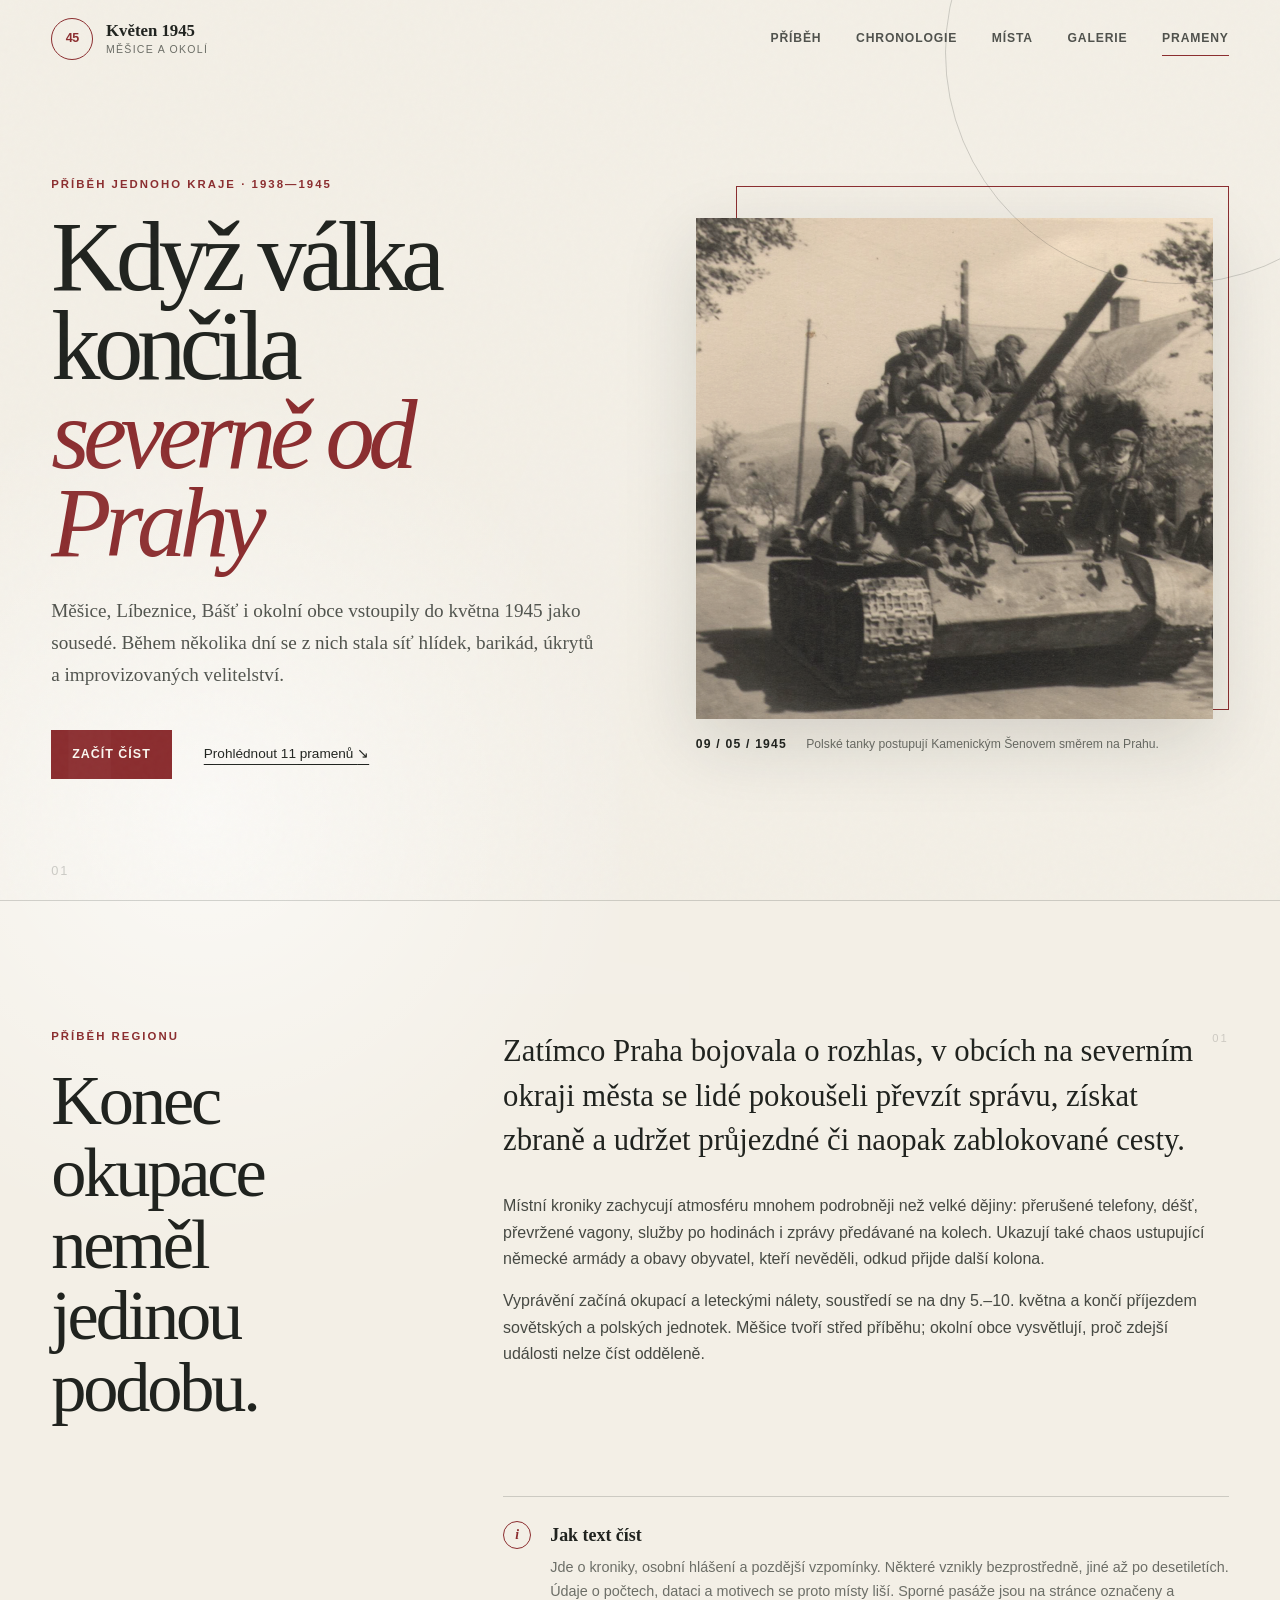
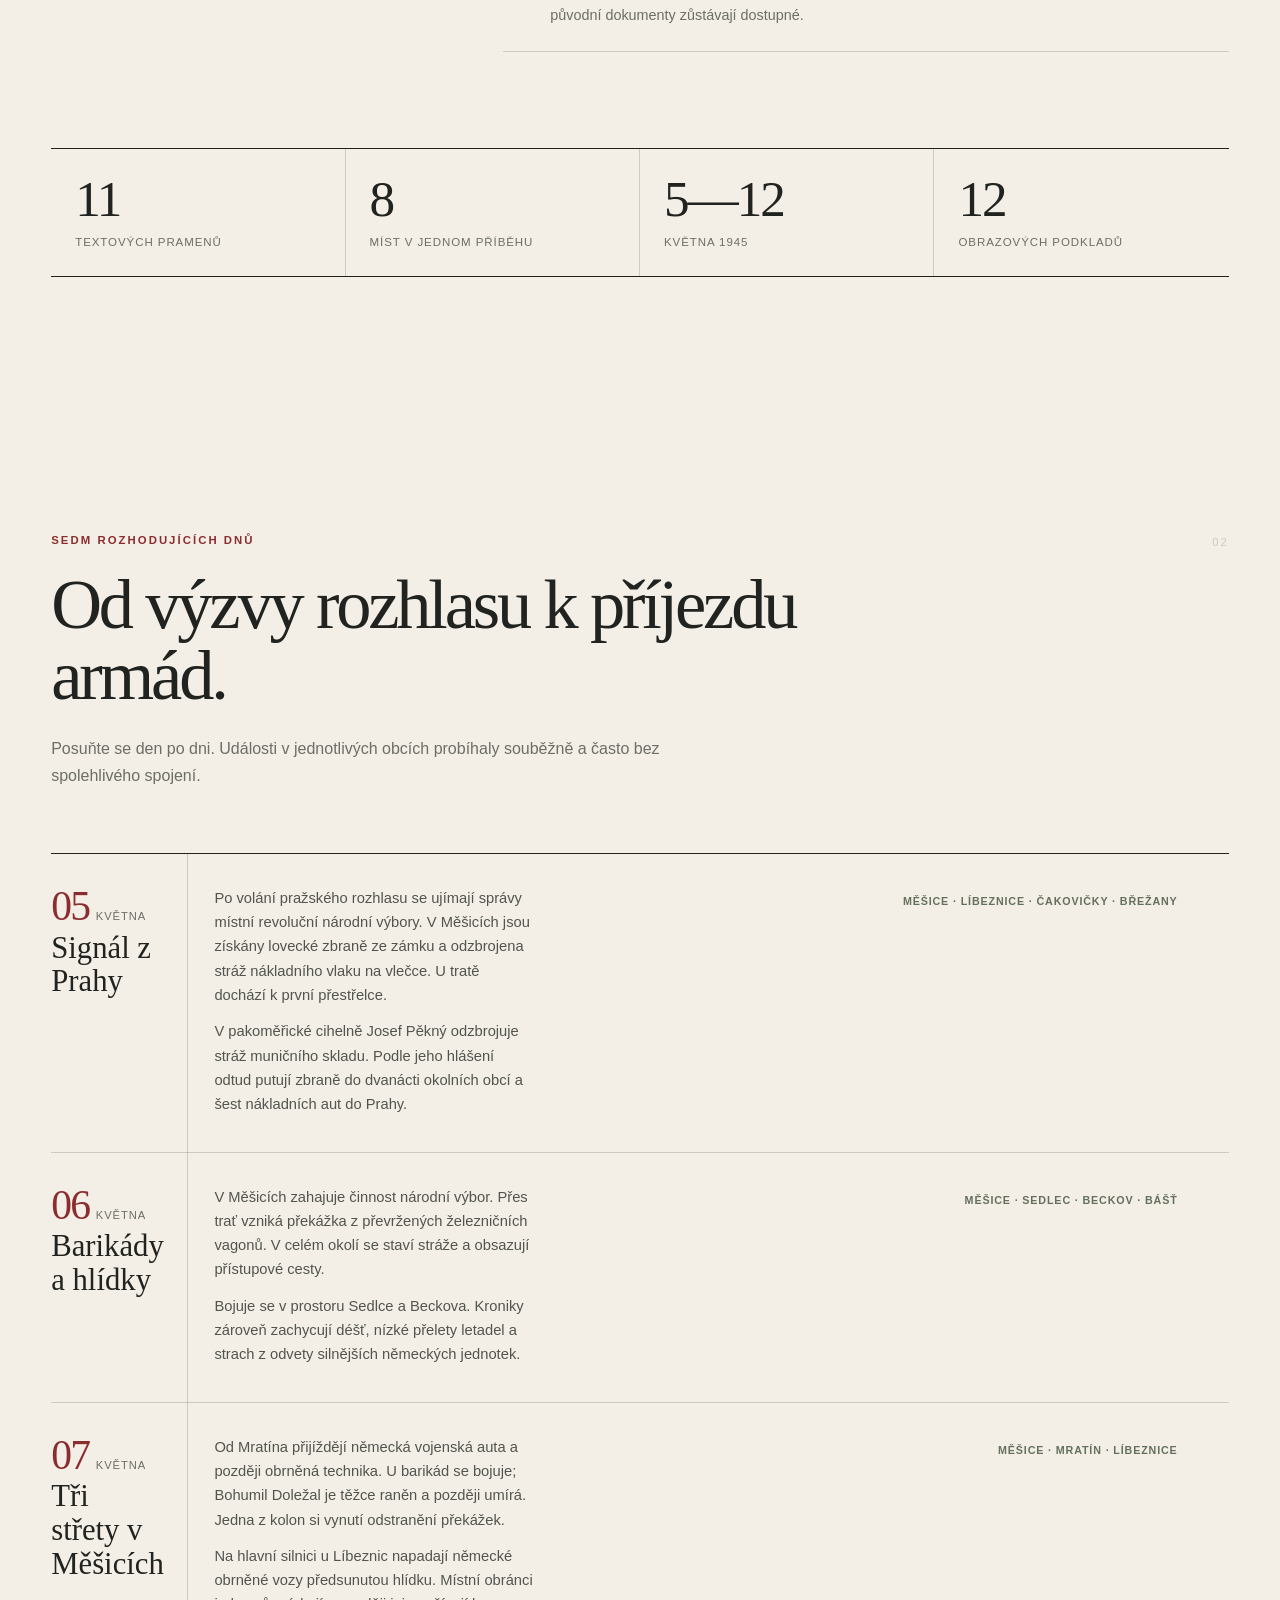
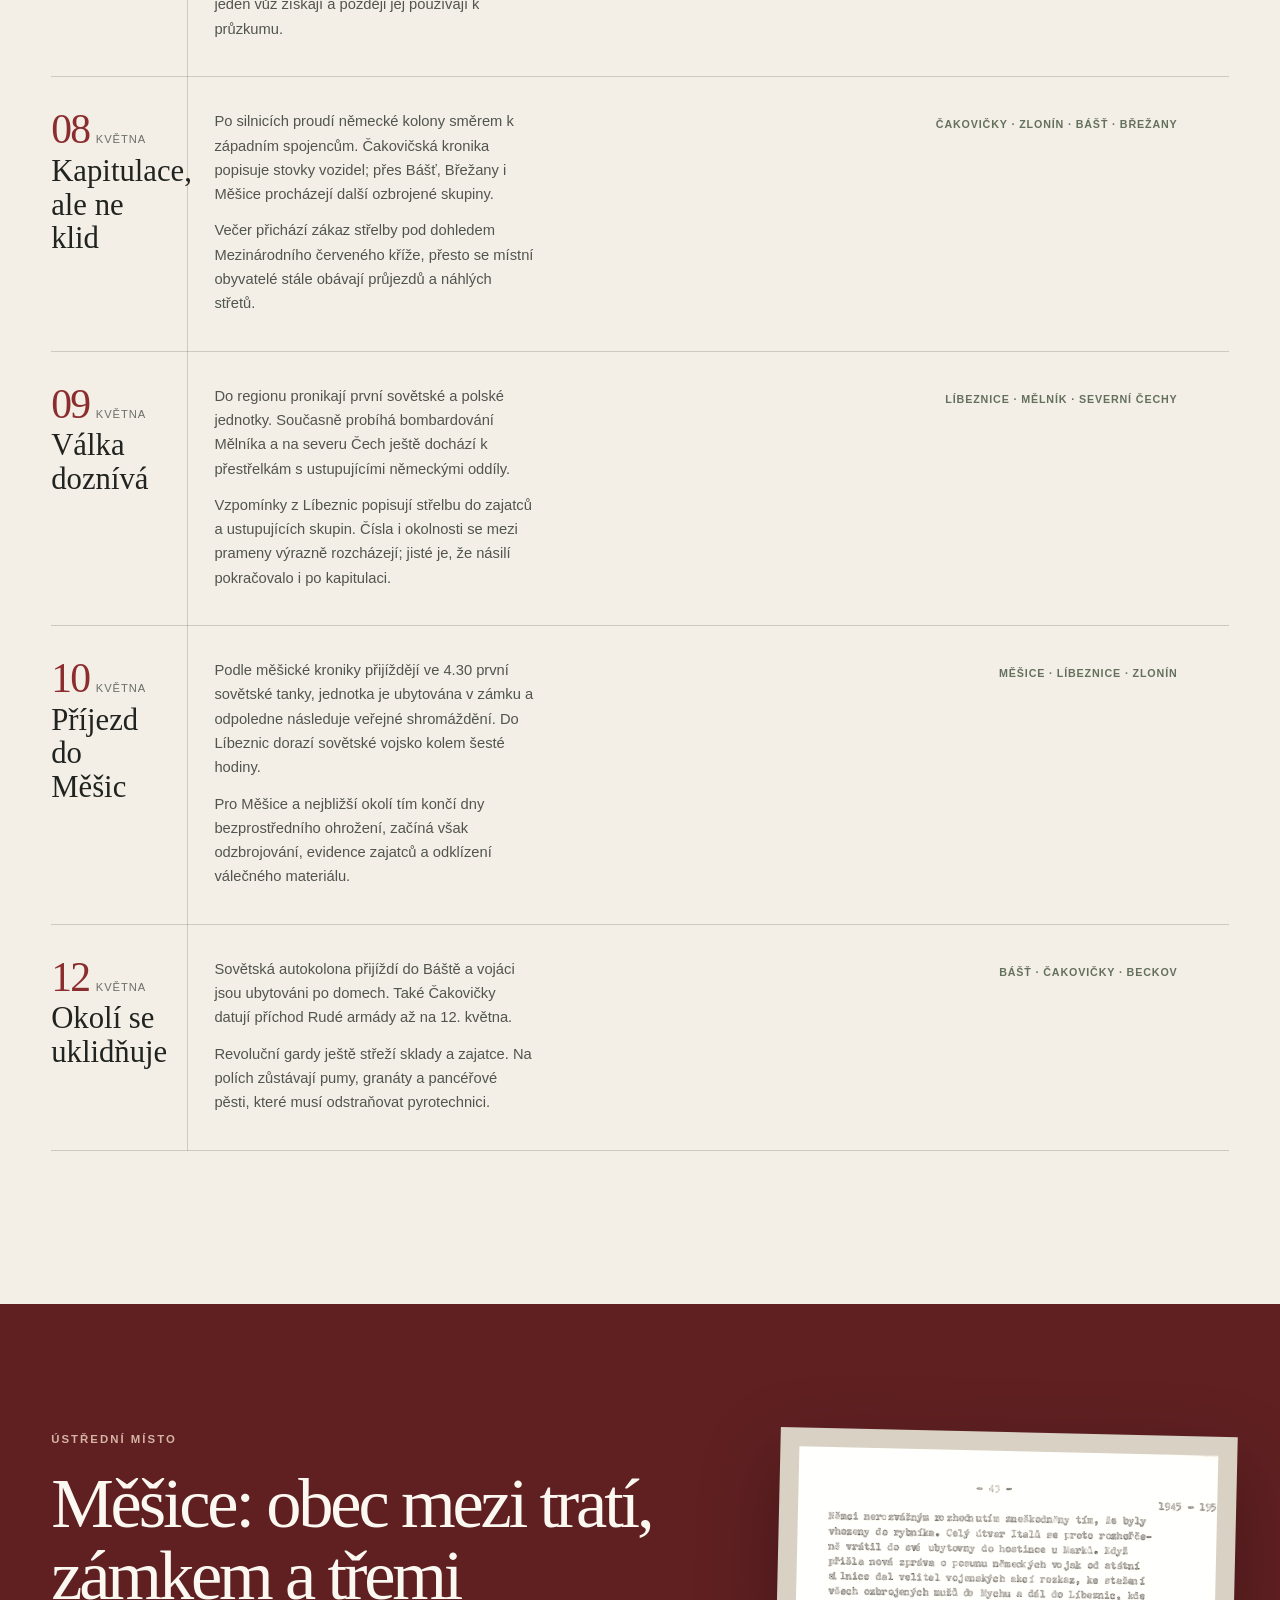
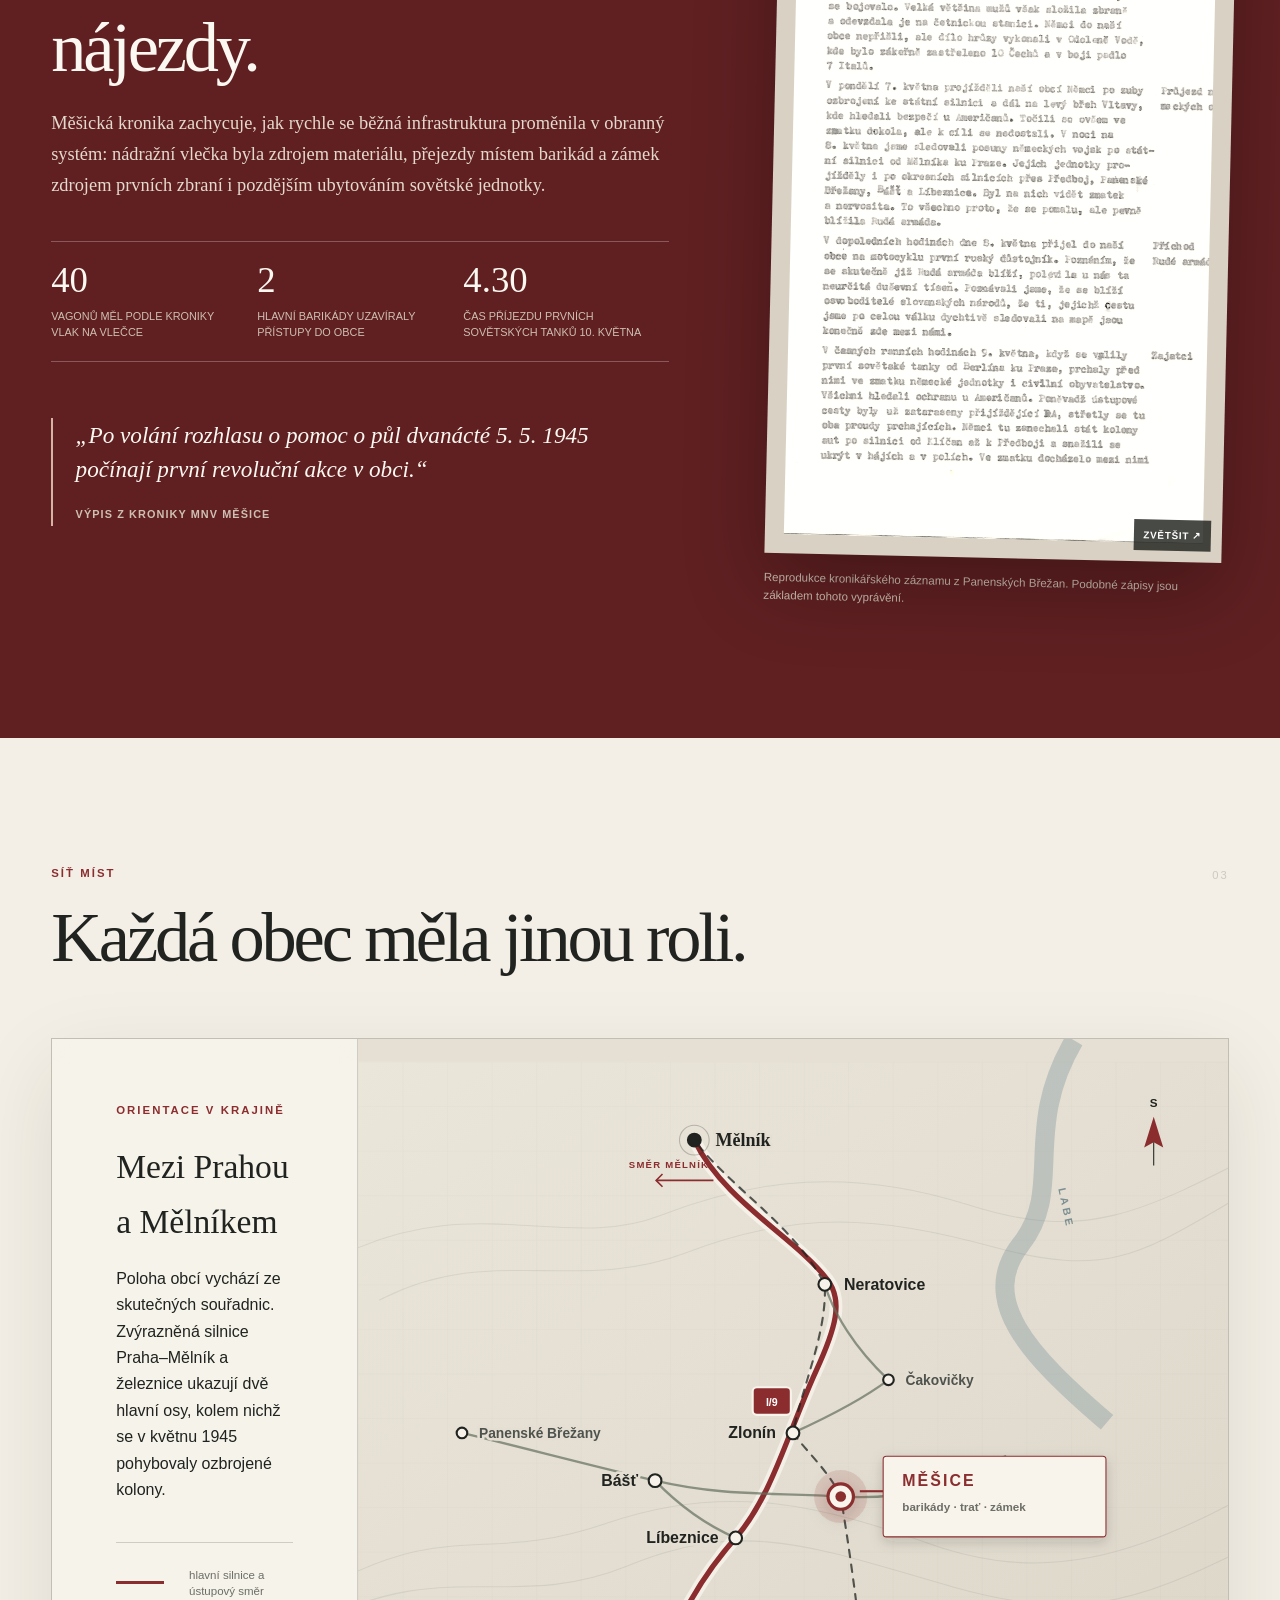
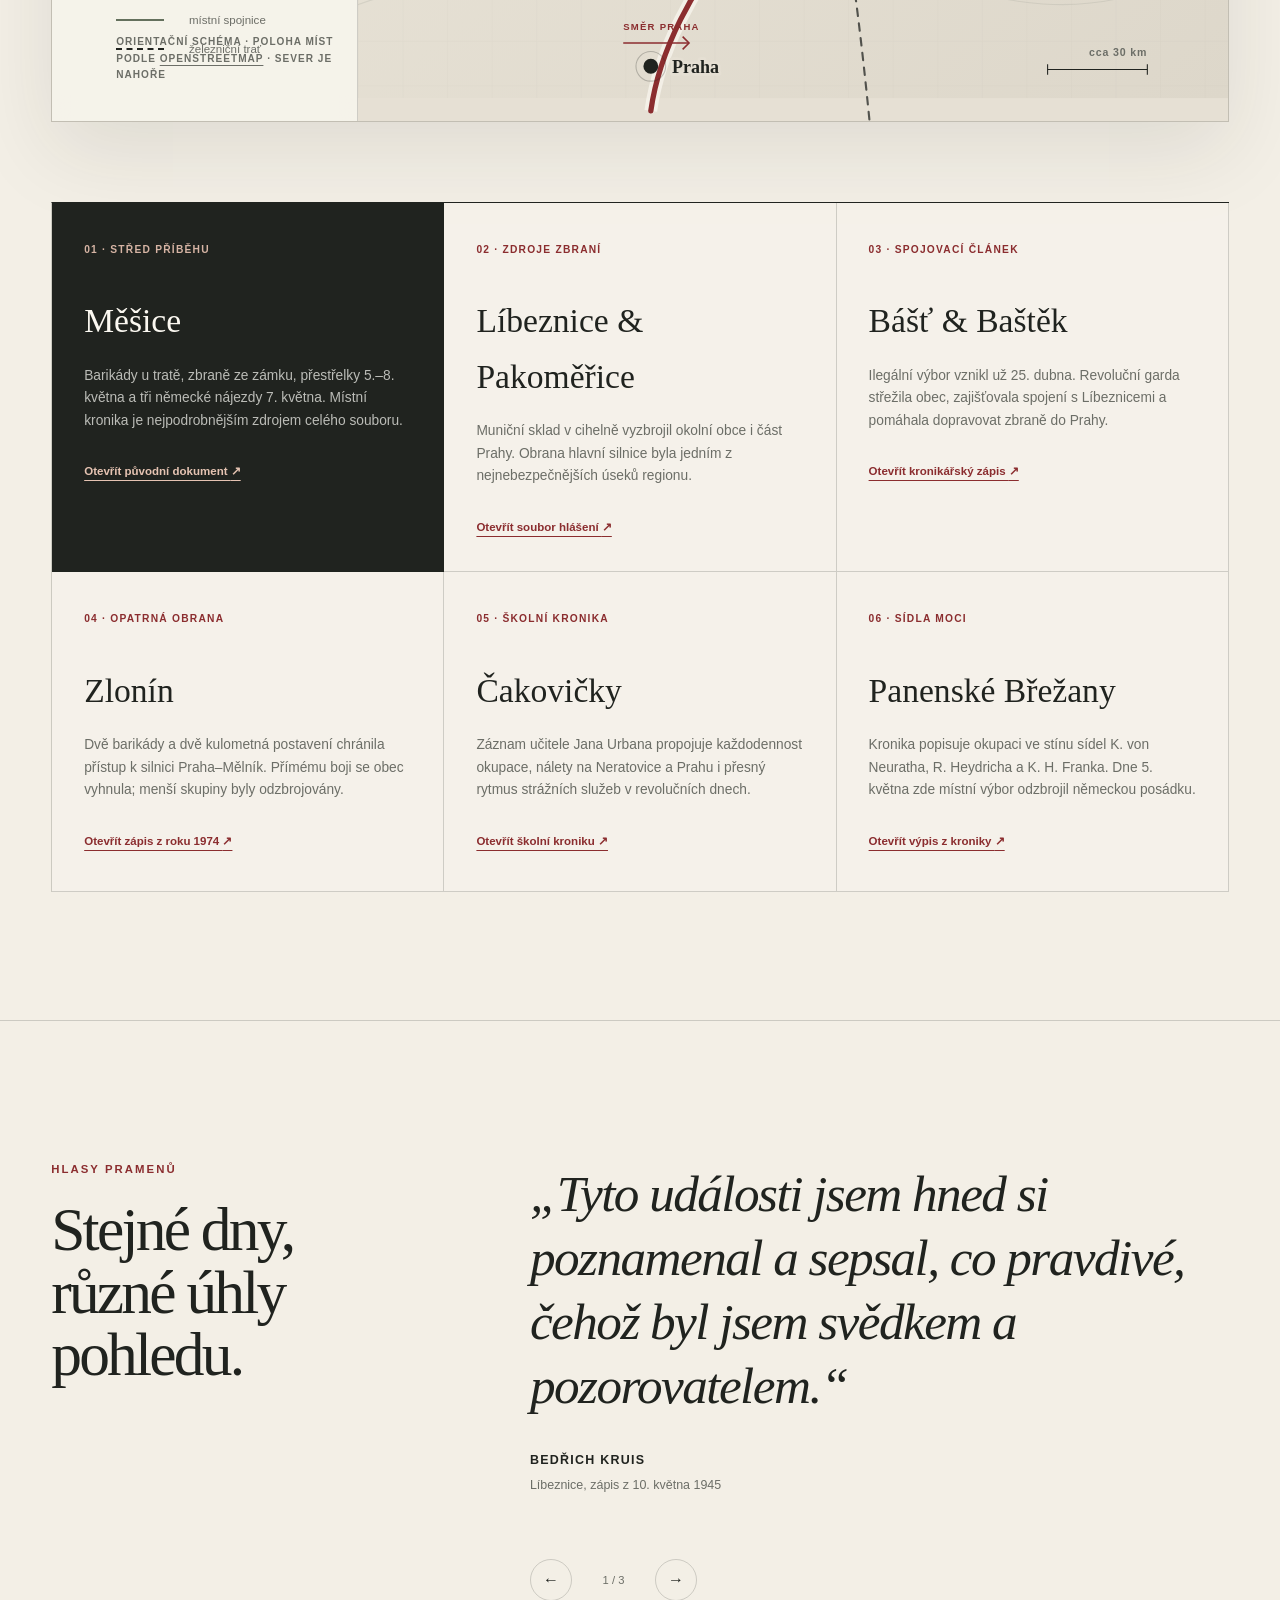
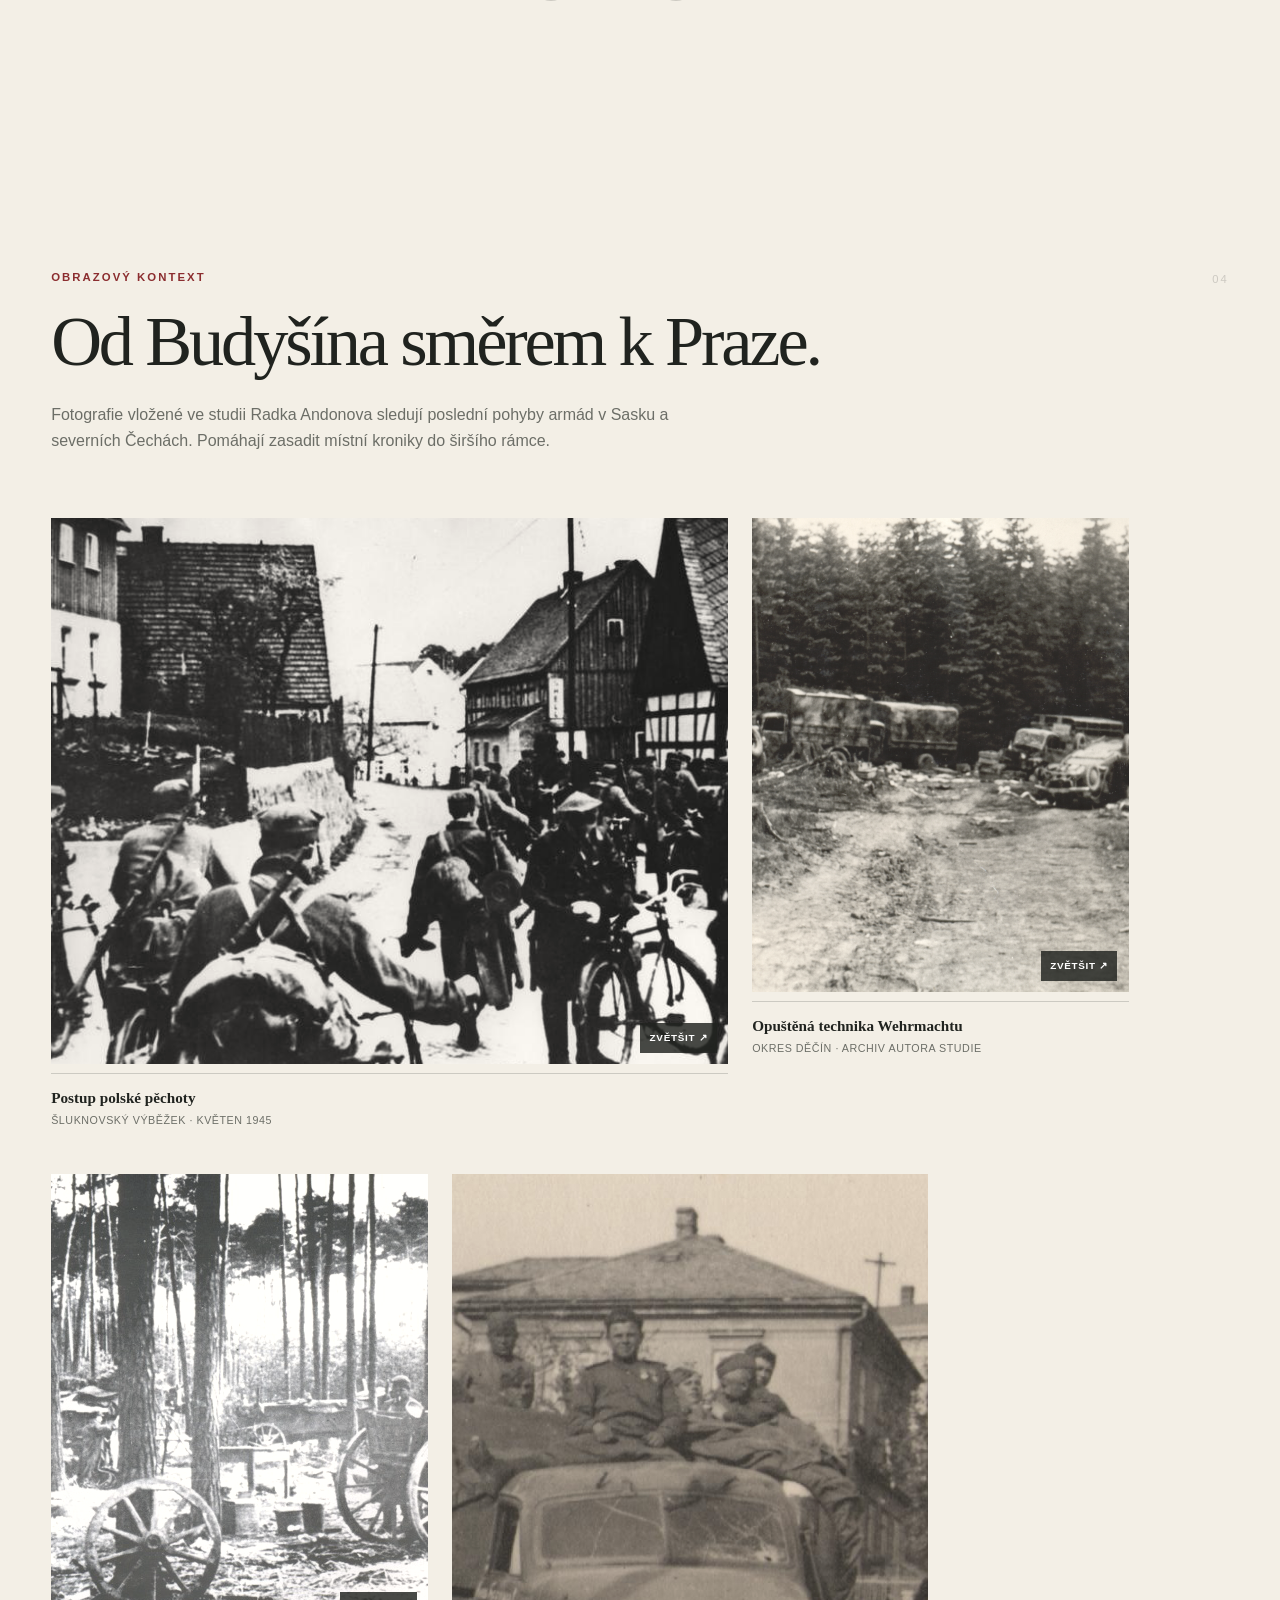
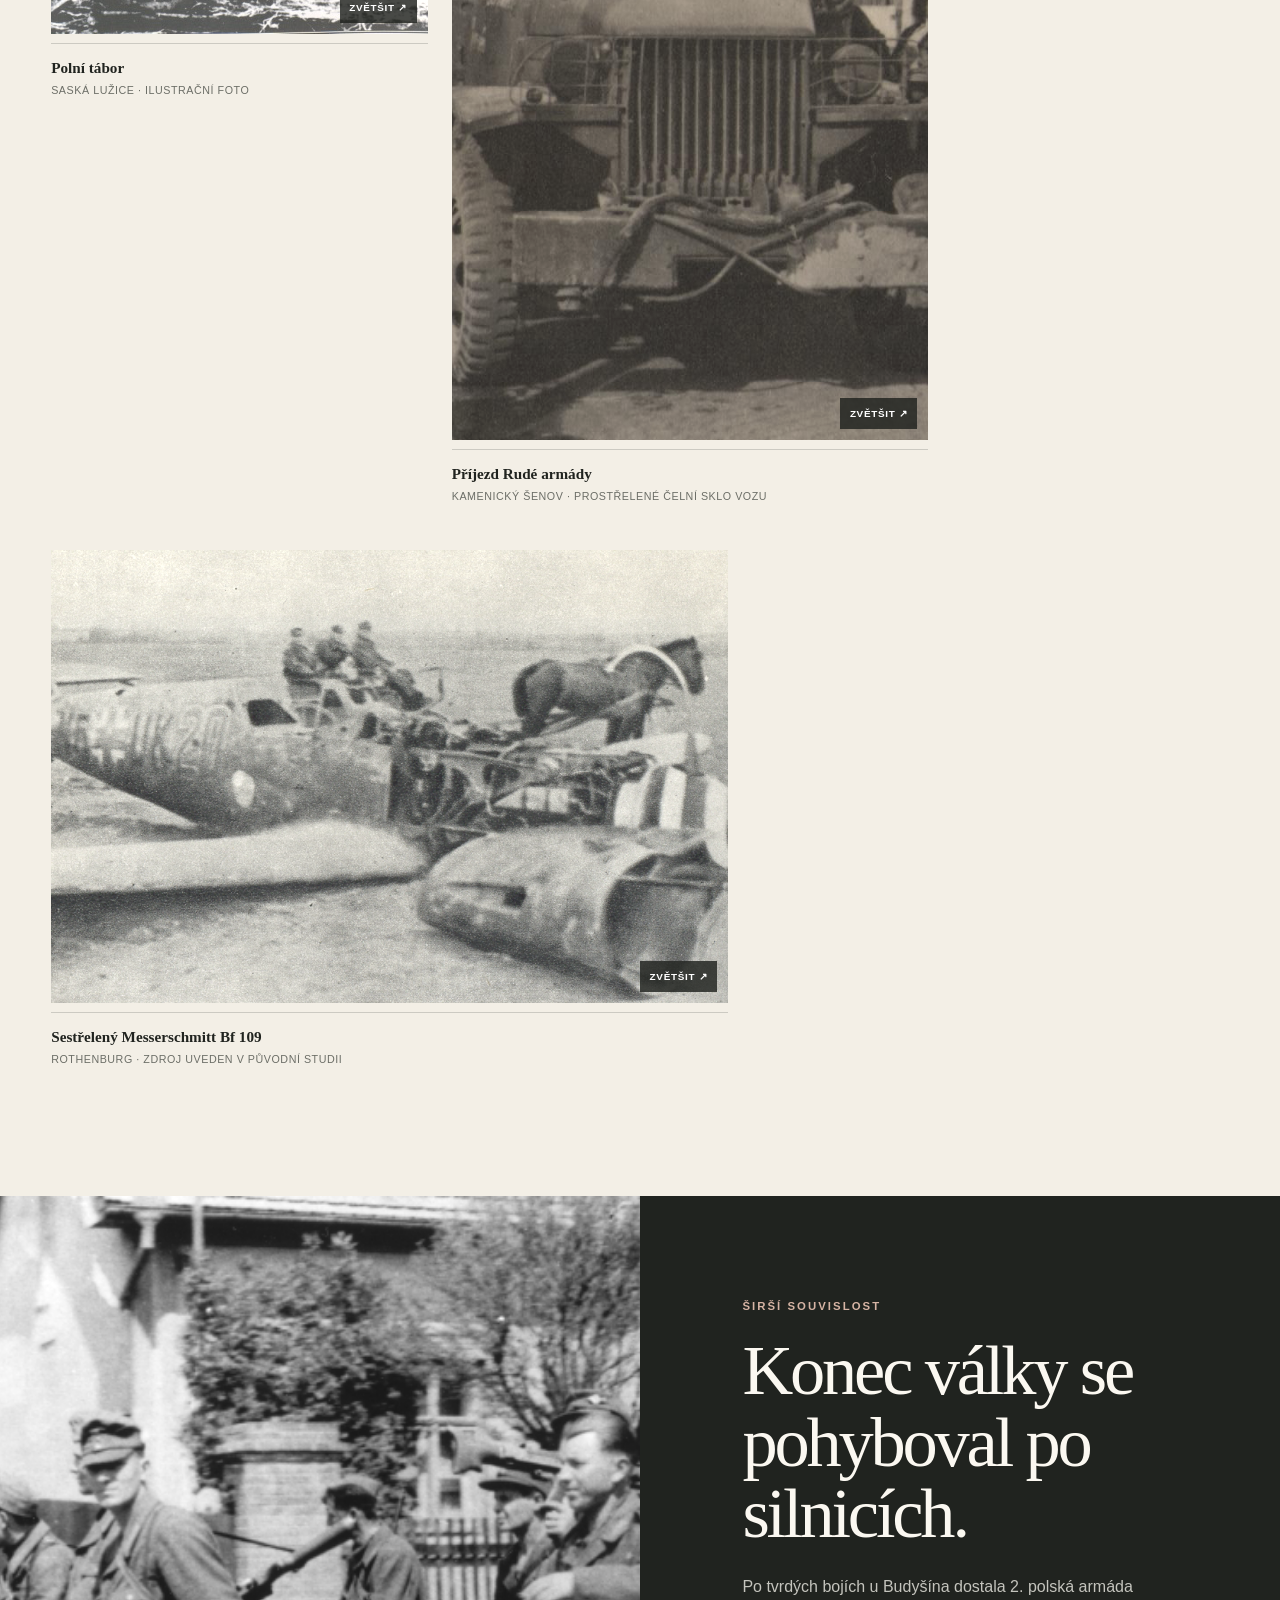
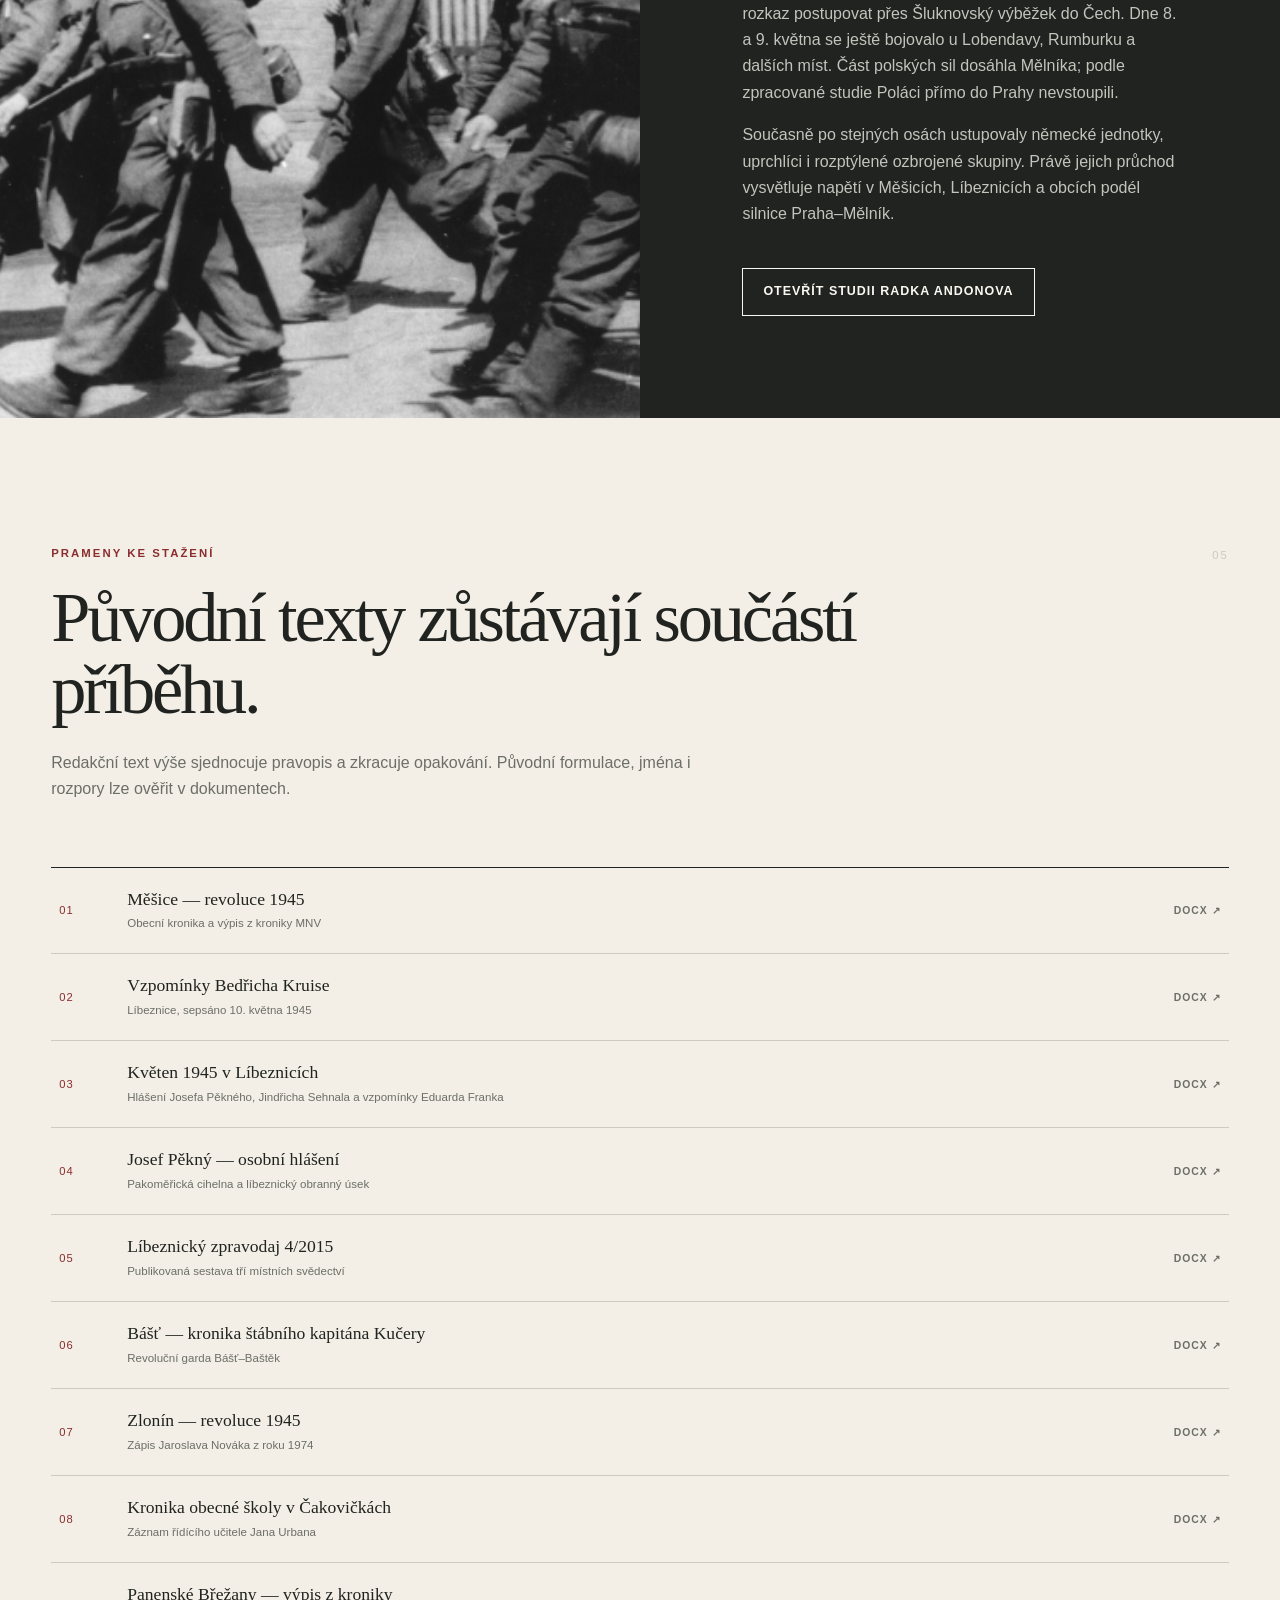
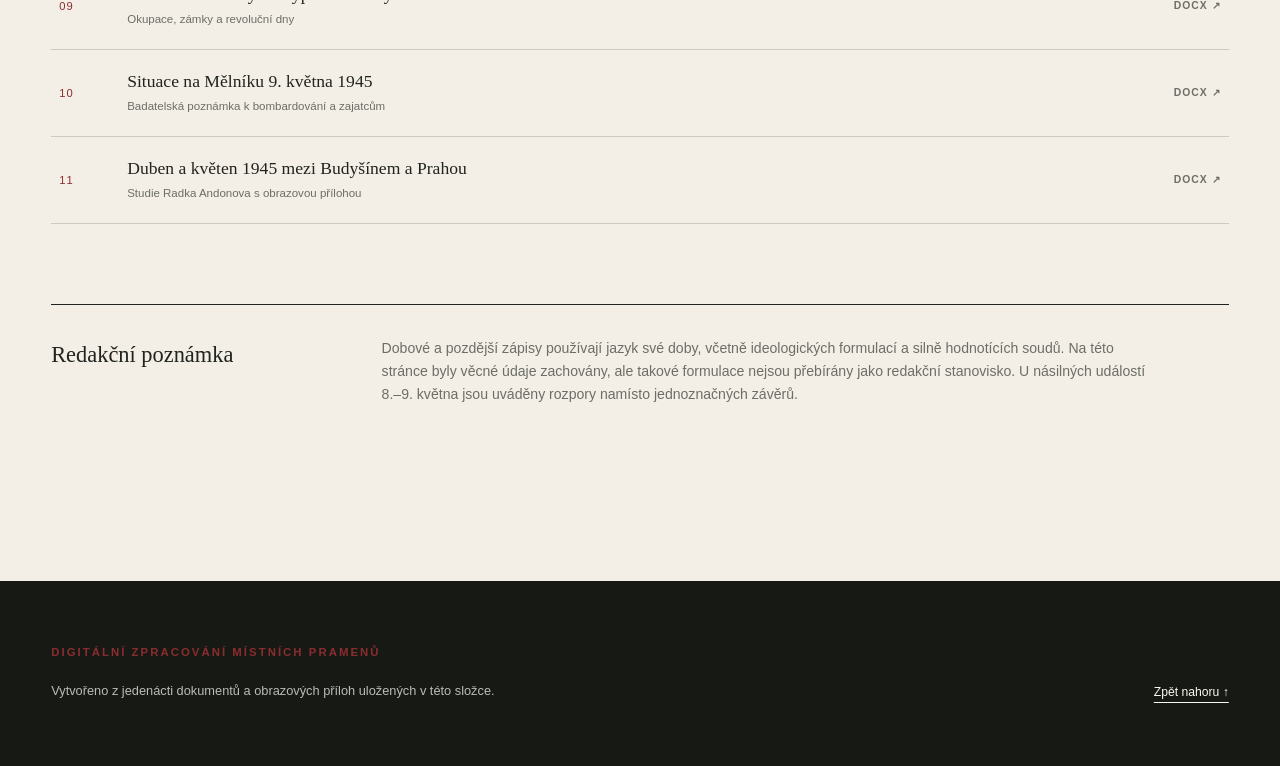
<file: mesice-1945/index.html>
<!doctype html>
<html lang="cs">
<head>
  <meta charset="utf-8">
  <meta name="viewport" content="width=device-width, initial-scale=1">
  <meta name="description" content="Květen 1945 v Měšicích a obcích severně od Prahy — příběh sestavený z místních kronik, hlášení a vzpomínek.">
  <meta name="theme-color" content="#f2eee5">
  <title>Květen 1945 — Měšice a okolí</title>
  <link rel="stylesheet" href="styles.css">
  <script src="script.js" defer></script>
</head>
<body>
  <a class="skip-link" href="#obsah">Přeskočit na obsah</a>

  <header class="site-header" data-header>
    <a class="brand" href="#uvod" aria-label="Na začátek stránky">
      <span class="brand-mark" aria-hidden="true">45</span>
      <span><strong>Květen 1945</strong><small>Měšice a okolí</small></span>
    </a>
    <nav class="site-nav" aria-label="Hlavní navigace">
      <a href="#pribeh">Příběh</a>
      <a href="#casova-osa">Chronologie</a>
      <a href="#mista">Místa</a>
      <a href="#galerie">Galerie</a>
      <a href="#prameny">Prameny</a>
    </nav>
  </header>

  <main id="obsah">
    <section class="hero" id="uvod" aria-labelledby="hero-title">
      <div class="hero-copy">
        <p class="eyebrow">Příběh jednoho kraje · 1938—1945</p>
        <h1 id="hero-title">Když válka končila<br><em>severně od Prahy</em></h1>
        <p class="hero-lead">Měšice, Líbeznice, Bášť i okolní obce vstoupily do května 1945 jako sousedé. Během několika dní se z nich stala síť hlídek, barikád, úkrytů a improvizovaných velitelství.</p>
        <div class="hero-actions">
          <a class="button button-primary" href="#pribeh">Začít číst</a>
          <a class="text-link" href="#prameny">Prohlédnout 11 pramenů <span aria-hidden="true">↘</span></a>
        </div>
      </div>
      <figure class="hero-visual">
        <img src="assets/bautzen-image10.png" alt="Polský tank s vojáky postupující obcí v květnu 1945" width="700" height="501">
        <figcaption>
          <span>09 / 05 / 1945</span>
          Polské tanky postupují Kamenickým Šenovem směrem na Prahu.
        </figcaption>
      </figure>
      <div class="hero-index" aria-hidden="true">01</div>
    </section>

    <section class="section intro" id="pribeh" aria-labelledby="intro-title">
      <div class="section-number" aria-hidden="true">01</div>
      <div class="section-heading">
        <p class="eyebrow">Příběh regionu</p>
        <h2 id="intro-title">Konec okupace neměl jedinou podobu.</h2>
      </div>
      <div class="intro-copy prose">
        <p class="lead">Zatímco Praha bojovala o rozhlas, v obcích na severním okraji města se lidé pokoušeli převzít správu, získat zbraně a udržet průjezdné či naopak zablokované cesty.</p>
        <p>Místní kroniky zachycují atmosféru mnohem podrobněji než velké dějiny: přerušené telefony, déšť, převržené vagony, služby po hodinách i zprávy předávané na kolech. Ukazují také chaos ustupující německé armády a obavy obyvatel, kteří nevěděli, odkud přijde další kolona.</p>
        <p>Vyprávění začíná okupací a leteckými nálety, soustředí se na dny 5.–10. května a končí příjezdem sovětských a polských jednotek. Měšice tvoří střed příběhu; okolní obce vysvětlují, proč zdejší události nelze číst odděleně.</p>
      </div>
      <aside class="source-note" aria-label="Poznámka k pramenům">
        <span class="note-icon" aria-hidden="true">i</span>
        <div>
          <h3>Jak text číst</h3>
          <p>Jde o kroniky, osobní hlášení a pozdější vzpomínky. Některé vznikly bezprostředně, jiné až po desetiletích. Údaje o počtech, dataci a motivech se proto místy liší. Sporné pasáže jsou na stránce označeny a původní dokumenty zůstávají dostupné.</p>
        </div>
      </aside>
      <dl class="facts" aria-label="Přehled zpracovaného souboru">
        <div><dt>11</dt><dd>textových pramenů</dd></div>
        <div><dt>8</dt><dd>míst v jednom příběhu</dd></div>
        <div><dt>5—12</dt><dd>května 1945</dd></div>
        <div><dt>12</dt><dd>obrazových podkladů</dd></div>
      </dl>
    </section>

    <section class="section timeline-section" id="casova-osa" aria-labelledby="timeline-title">
      <div class="section-number" aria-hidden="true">02</div>
      <div class="section-heading timeline-heading">
        <p class="eyebrow">Sedm rozhodujících dnů</p>
        <h2 id="timeline-title">Od výzvy rozhlasu k příjezdu armád.</h2>
        <p>Posuňte se den po dni. Události v jednotlivých obcích probíhaly souběžně a často bez spolehlivého spojení.</p>
      </div>

      <div class="timeline" data-timeline>
        <article class="day is-current" data-day="05">
          <header>
            <time datetime="1945-05-05"><span>05</span> května</time>
            <h3>Signál z Prahy</h3>
          </header>
          <div>
            <p>Po volání pražského rozhlasu se ujímají správy místní revoluční národní výbory. V Měšicích jsou získány lovecké zbraně ze zámku a odzbrojena stráž nákladního vlaku na vlečce. U tratě dochází k první přestřelce.</p>
            <p>V pakoměřické cihelně Josef Pěkný odzbrojuje stráž muničního skladu. Podle jeho hlášení odtud putují zbraně do dvanácti okolních obcí a šest nákladních aut do Prahy.</p>
          </div>
          <span class="place-tag">Měšice · Líbeznice · Čakovičky · Břežany</span>
        </article>

        <article class="day" data-day="06">
          <header>
            <time datetime="1945-05-06"><span>06</span> května</time>
            <h3>Barikády a hlídky</h3>
          </header>
          <div>
            <p>V Měšicích zahajuje činnost národní výbor. Přes trať vzniká překážka z převržených železničních vagonů. V celém okolí se staví stráže a obsazují přístupové cesty.</p>
            <p>Bojuje se v prostoru Sedlce a Beckova. Kroniky zároveň zachycují déšť, nízké přelety letadel a strach z odvety silnějších německých jednotek.</p>
          </div>
          <span class="place-tag">Měšice · Sedlec · Beckov · Bášť</span>
        </article>

        <article class="day" data-day="07">
          <header>
            <time datetime="1945-05-07"><span>07</span> května</time>
            <h3>Tři střety v Měšicích</h3>
          </header>
          <div>
            <p>Od Mratína přijíždějí německá vojenská auta a později obrněná technika. U barikád se bojuje; Bohumil Doležal je těžce raněn a později umírá. Jedna z kolon si vynutí odstranění překážek.</p>
            <p>Na hlavní silnici u Líbeznic napadají německé obrněné vozy předsunutou hlídku. Místní obránci jeden vůz získají a později jej používají k průzkumu.</p>
          </div>
          <span class="place-tag">Měšice · Mratín · Líbeznice</span>
        </article>

        <article class="day" data-day="08">
          <header>
            <time datetime="1945-05-08"><span>08</span> května</time>
            <h3>Kapitulace, ale ne klid</h3>
          </header>
          <div>
            <p>Po silnicích proudí německé kolony směrem k západním spojencům. Čakovičská kronika popisuje stovky vozidel; přes Bášť, Břežany i Měšice procházejí další ozbrojené skupiny.</p>
            <p>Večer přichází zákaz střelby pod dohledem Mezinárodního červeného kříže, přesto se místní obyvatelé stále obávají průjezdů a náhlých střetů.</p>
          </div>
          <span class="place-tag">Čakovičky · Zlonín · Bášť · Břežany</span>
        </article>

        <article class="day" data-day="09">
          <header>
            <time datetime="1945-05-09"><span>09</span> května</time>
            <h3>Válka doznívá</h3>
          </header>
          <div>
            <p>Do regionu pronikají první sovětské a polské jednotky. Současně probíhá bombardování Mělníka a na severu Čech ještě dochází k přestřelkám s ustupujícími německými oddíly.</p>
            <p>Vzpomínky z Líbeznic popisují střelbu do zajatců a ustupujících skupin. Čísla i okolnosti se mezi prameny výrazně rozcházejí; jisté je, že násilí pokračovalo i po kapitulaci.</p>
          </div>
          <span class="place-tag">Líbeznice · Mělník · severní Čechy</span>
        </article>

        <article class="day" data-day="10">
          <header>
            <time datetime="1945-05-10"><span>10</span> května</time>
            <h3>Příjezd do Měšic</h3>
          </header>
          <div>
            <p>Podle měšické kroniky přijíždějí ve 4.30 první sovětské tanky, jednotka je ubytována v zámku a odpoledne následuje veřejné shromáždění. Do Líbeznic dorazí sovětské vojsko kolem šesté hodiny.</p>
            <p>Pro Měšice a nejbližší okolí tím končí dny bezprostředního ohrožení, začíná však odzbrojování, evidence zajatců a odklízení válečného materiálu.</p>
          </div>
          <span class="place-tag">Měšice · Líbeznice · Zlonín</span>
        </article>

        <article class="day" data-day="12">
          <header>
            <time datetime="1945-05-12"><span>12</span> května</time>
            <h3>Okolí se uklidňuje</h3>
          </header>
          <div>
            <p>Sovětská autokolona přijíždí do Báště a vojáci jsou ubytováni po domech. Také Čakovičky datují příchod Rudé armády až na 12. května.</p>
            <p>Revoluční gardy ještě střeží sklady a zajatce. Na polích zůstávají pumy, granáty a pancéřové pěsti, které musí odstraňovat pyrotechnici.</p>
          </div>
          <span class="place-tag">Bášť · Čakovičky · Beckov</span>
        </article>
      </div>
    </section>

    <section class="feature feature-mesice" aria-labelledby="mesice-title">
      <div class="feature-copy">
        <p class="eyebrow">Ústřední místo</p>
        <h2 id="mesice-title">Měšice: obec mezi tratí, zámkem a třemi nájezdy.</h2>
        <p class="feature-lead">Měšická kronika zachycuje, jak rychle se běžná infrastruktura proměnila v obranný systém: nádražní vlečka byla zdrojem materiálu, přejezdy místem barikád a zámek zdrojem prvních zbraní i pozdějším ubytováním sovětské jednotky.</p>
        <div class="feature-grid">
          <div><strong>40</strong><span>vagonů měl podle kroniky vlak na vlečce</span></div>
          <div><strong>2</strong><span>hlavní barikády uzavíraly přístupy do obce</span></div>
          <div><strong>4.30</strong><span>čas příjezdu prvních sovětských tanků 10. května</span></div>
        </div>
        <blockquote>
          <p>„Po volání rozhlasu o pomoc o půl dvanácté 5. 5. 1945 počínají první revoluční akce v obci.“</p>
          <cite>Výpis z kroniky MNV Měšice</cite>
        </blockquote>
      </div>
      <figure class="feature-document">
        <button class="image-button" type="button" data-lightbox="assets/panenske-brezany-1945.jpg" aria-label="Zvětšit reprodukci kroniky">
          <img src="assets/panenske-brezany-1945.jpg" alt="Reprodukce strany kroniky popisující květen 1945" width="1654" height="2339" loading="lazy">
          <span aria-hidden="true">Zvětšit ↗</span>
        </button>
        <figcaption>Reprodukce kronikářského záznamu z Panenských Břežan. Podobné zápisy jsou základem tohoto vyprávění.</figcaption>
      </figure>
    </section>

    <section class="section places-section" id="mista" aria-labelledby="places-title">
      <div class="section-number" aria-hidden="true">03</div>
      <div class="section-heading">
        <p class="eyebrow">Síť míst</p>
        <h2 id="places-title">Každá obec měla jinou roli.</h2>
      </div>

      <div class="map-card" aria-label="Schematická mapa míst severně od Prahy">
        <div class="map-copy">
          <p class="eyebrow">Orientace v krajině</p>
          <h3>Mezi Prahou a Mělníkem</h3>
          <p>Poloha obcí vychází ze skutečných souřadnic. Zvýrazněná silnice Praha–Mělník a železnice ukazují dvě hlavní osy, kolem nichž se v květnu 1945 pohybovaly ozbrojené kolony.</p>
          <dl class="map-legend">
            <div><dt><span class="legend-line legend-road"></span></dt><dd>hlavní silnice a ústupový směr</dd></div>
            <div><dt><span class="legend-line legend-local"></span></dt><dd>místní spojnice</dd></div>
            <div><dt><span class="legend-line legend-rail"></span></dt><dd>železniční trať</dd></div>
          </dl>
          <p class="map-disclaimer">Orientační schéma · poloha míst podle <a href="https://www.openstreetmap.org/copyright">OpenStreetMap</a> · sever je nahoře</p>
        </div>
        <svg class="region-map" viewBox="0 0 820 600" role="img" aria-labelledby="map-title map-desc">
          <title id="map-title">Mapa obcí mezi Prahou a Mělníkem</title>
          <desc id="map-desc">Geograficky uspořádané obce Mělník, Neratovice, Čakovičky, Zlonín, Měšice, Líbeznice, Bášť, Panenské Břežany a Praha. Červeně je vyznačena hlavní silnice, přerušovaně železnice.</desc>
          <defs>
            <linearGradient id="map-paper" x1="0" x2="1" y1="0" y2="1">
              <stop offset="0" stop-color="#ebe6da"/>
              <stop offset="1" stop-color="#ddd7ca"/>
            </linearGradient>
            <pattern id="map-grid" width="42" height="42" patternUnits="userSpaceOnUse">
              <path d="M42 0H0V42" fill="none" stroke="#20231f" stroke-opacity=".035" stroke-width="1"/>
            </pattern>
            <filter id="map-shadow" x="-30%" y="-30%" width="160%" height="160%">
              <feDropShadow dx="0" dy="4" stdDeviation="6" flood-color="#332d25" flood-opacity=".18"/>
            </filter>
          </defs>

          <rect width="820" height="600" fill="url(#map-paper)"/>
          <rect width="820" height="600" fill="url(#map-grid)"/>

          <g class="contours" aria-hidden="true">
            <path d="M-30 495C90 430 120 475 235 435S440 420 540 455 730 475 870 390"/>
            <path d="M-40 530C80 465 145 520 255 475S430 458 560 495 745 505 865 445"/>
            <path d="M-20 185C105 120 195 180 285 145S465 100 575 135 735 145 860 80"/>
            <path d="M20 225C125 170 205 220 310 180S490 145 600 175 740 180 835 125"/>
          </g>

          <path class="river" d="M675 -20C625 65 666 120 625 172S630 275 706 340"/>
          <text class="river-label" x="660" y="120" transform="rotate(78 660 120)">LABE</text>

          <g class="route-halo" aria-hidden="true">
            <path d="M276 612C284 555 316 494 356 449C390 410 405 350 432 291C450 252 458 225 442 205C411 165 345 132 317 74"/>
          </g>
          <path class="road main-road" d="M276 612C284 555 316 494 356 449C390 410 405 350 432 291C450 252 458 225 442 205C411 165 345 132 317 74"/>
          <path class="road local-road" d="M98 350C160 365 216 380 280 395S390 406 455 410 548 400 610 372"/>
          <path class="road local-road" d="M410 350C454 330 480 315 500 300 468 270 448 237 440 210"/>
          <path class="road local-road" d="M280 395C304 420 331 438 356 449"/>
          <path class="rail" d="M482 620C475 550 467 482 455 410 443 385 423 368 410 350 420 302 442 256 440 210 410 153 350 118 317 74"/>

          <g class="road-shield" transform="translate(390 320)">
            <rect x="-18" y="-13" width="36" height="26" rx="4"/>
            <text y="5">I/9</text>
          </g>
          <g class="direction-label" transform="translate(250 548)"><path d="M0 0h62"/><path d="m56 -6 6 6-6 6"/><text x="0" y="-12">SMĚR PRAHA</text></g>
          <g class="direction-label" transform="translate(335 112)"><path d="M0 0h-54"/><path d="m-48 -6-6 6 6 6"/><text x="-4" y="-12" text-anchor="end">SMĚR MĚLNÍK</text></g>

          <g class="map-place city" transform="translate(317 74)">
            <circle class="node-ring" r="14"/><circle r="6"/><text x="20" y="6">Mělník</text>
          </g>
          <g class="map-place" transform="translate(440 210)">
            <circle r="6"/><text x="18" y="5">Neratovice</text>
          </g>
          <g class="map-place minor" transform="translate(500 300)">
            <circle r="5"/><text x="16" y="5">Čakovičky</text>
          </g>
          <g class="map-place" transform="translate(410 350)">
            <circle r="6"/><text x="-16" y="5" text-anchor="end">Zlonín</text>
          </g>
          <g class="map-place" transform="translate(356 449)">
            <circle r="6"/><text x="-16" y="5" text-anchor="end">Líbeznice</text>
          </g>
          <g class="map-place" transform="translate(280 395)">
            <circle r="6"/><text x="-16" y="5" text-anchor="end">Bášť</text>
          </g>
          <g class="map-place minor" transform="translate(98 350)">
            <circle r="5"/><text x="16" y="5">Panenské Břežany</text>
          </g>
          <g class="map-place city prague" transform="translate(276 570)">
            <circle class="node-ring" r="14"/><circle r="6"/><text x="20" y="6">Praha</text>
          </g>

          <g class="mesice-focus" transform="translate(455 410)" filter="url(#map-shadow)">
            <circle class="focus-halo" r="25"/>
            <circle class="focus-ring" r="12"/>
            <circle class="focus-core" r="5"/>
            <path d="M18 -5H40"/>
            <rect x="40" y="-38" width="210" height="76" rx="3"/>
            <text class="focus-title" x="58" y="-10">MĚŠICE</text>
            <text class="focus-caption" x="58" y="14">barikády · trať · zámek</text>
          </g>

          <g class="north-arrow" transform="translate(750 68)" aria-hidden="true">
            <text x="0" y="-25" text-anchor="middle">S</text>
            <path d="M0 -16 9 13 0 8-9 13Z"/>
            <line x1="0" x2="0" y1="8" y2="30"/>
          </g>
          <text class="map-scale" x="744" y="560" text-anchor="end">cca 30 km</text>
          <line class="scale-line" x1="650" x2="744" y1="573" y2="573"/>
          <line class="scale-line" x1="650" x2="650" y1="568" y2="578"/>
          <line class="scale-line" x1="744" x2="744" y1="568" y2="578"/>
        </svg>
      </div>

      <div class="place-grid">
        <article class="place-card place-card-main">
          <span class="place-kicker">01 · Střed příběhu</span>
          <h3>Měšice</h3>
          <p>Barikády u tratě, zbraně ze zámku, přestřelky 5.–8. května a tři německé nájezdy 7. května. Místní kronika je nejpodrobnějším zdrojem celého souboru.</p>
          <a href="Mesice_revoluce_1945.docx">Otevřít původní dokument <span aria-hidden="true">↗</span></a>
        </article>
        <article class="place-card">
          <span class="place-kicker">02 · Zdroje zbraní</span>
          <h3>Líbeznice &amp; Pakoměřice</h3>
          <p>Muniční sklad v cihelně vyzbrojil okolní obce i část Prahy. Obrana hlavní silnice byla jedním z nejnebezpečnějších úseků regionu.</p>
          <a href="KVETEN_1945_v_Libeznicich_Hlaseni_p._Sehnala.docx">Otevřít soubor hlášení <span aria-hidden="true">↗</span></a>
        </article>
        <article class="place-card">
          <span class="place-kicker">03 · Spojovací článek</span>
          <h3>Bášť &amp; Baštěk</h3>
          <p>Ilegální výbor vznikl už 25. dubna. Revoluční garda střežila obec, zajišťovala spojení s Líbeznicemi a pomáhala dopravovat zbraně do Prahy.</p>
          <a href="A_Revoluce_1945_Bast_-_st._kapitan_Kucera.docx">Otevřít kronikářský zápis <span aria-hidden="true">↗</span></a>
        </article>
        <article class="place-card">
          <span class="place-kicker">04 · Opatrná obrana</span>
          <h3>Zlonín</h3>
          <p>Dvě barikády a dvě kulometná postavení chránila přístup k silnici Praha–Mělník. Přímému boji se obec vyhnula; menší skupiny byly odzbrojovány.</p>
          <a href="Zlonin__revoluce_1945.docx">Otevřít zápis z roku 1974 <span aria-hidden="true">↗</span></a>
        </article>
        <article class="place-card">
          <span class="place-kicker">05 · Školní kronika</span>
          <h3>Čakovičky</h3>
          <p>Záznam učitele Jana Urbana propojuje každodennost okupace, nálety na Neratovice a Prahu i přesný rytmus strážních služeb v revolučních dnech.</p>
          <a href="Cakovicky_-_Kronika_Obecne_skoly__II._svetova_valka_v.docx">Otevřít školní kroniku <span aria-hidden="true">↗</span></a>
        </article>
        <article class="place-card">
          <span class="place-kicker">06 · Sídla moci</span>
          <h3>Panenské Břežany</h3>
          <p>Kronika popisuje okupaci ve stínu sídel K. von Neuratha, R. Heydricha a K. H. Franka. Dne 5. května zde místní výbor odzbrojil německou posádku.</p>
          <a href="III.__Panenske_Brezany_-_kronika._TeXTdocx.docx">Otevřít výpis z kroniky <span aria-hidden="true">↗</span></a>
        </article>
      </div>
    </section>

    <section class="voices" aria-labelledby="voices-title">
      <div class="voices-intro">
        <p class="eyebrow">Hlasy pramenů</p>
        <h2 id="voices-title">Stejné dny, různé úhly pohledu.</h2>
      </div>
      <div class="voice-slider" data-voices>
        <blockquote class="voice is-active">
          <p>„Tyto události jsem hned si poznamenal a sepsal, co pravdivé, čehož byl jsem svědkem a pozorovatelem.“</p>
          <cite><strong>Bedřich Kruis</strong><span>Líbeznice, zápis z 10. května 1945</span></cite>
        </blockquote>
        <blockquote class="voice">
          <p>„A do toho všeho počínání doléhají od Prahy první dělové rány a štěkot kulometů od Líbeznic.“</p>
          <cite><strong>Jan Urban</strong><span>Kronika obecné školy v Čakovičkách</span></cite>
        </blockquote>
        <blockquote class="voice">
          <p>„Po uvolnění silnice odjeli s bílou vlajkou v čele kolony směrem k silnici Mělník–Praha.“</p>
          <cite><strong>Měšická kronika</strong><span>Záznam o událostech 7. května</span></cite>
        </blockquote>
      </div>
      <div class="voice-controls" aria-label="Přepínání citací">
        <button type="button" data-voice-prev aria-label="Předchozí citace">←</button>
        <span data-voice-status aria-live="polite">1 / 3</span>
        <button type="button" data-voice-next aria-label="Další citace">→</button>
      </div>
    </section>

    <section class="section gallery-section" id="galerie" aria-labelledby="gallery-title">
      <div class="section-number" aria-hidden="true">04</div>
      <div class="section-heading">
        <p class="eyebrow">Obrazový kontext</p>
        <h2 id="gallery-title">Od Budyšína směrem k Praze.</h2>
        <p>Fotografie vložené ve studii Radka Andonova sledují poslední pohyby armád v Sasku a severních Čechách. Pomáhají zasadit místní kroniky do širšího rámce.</p>
      </div>

      <div class="gallery-grid">
        <figure class="gallery-item gallery-item-wide">
          <button class="image-button" type="button" data-lightbox="assets/bautzen-image6.png" aria-label="Zvětšit fotografii postupující polské pěchoty">
            <img src="assets/bautzen-image6.png" alt="Polská pěchota postupuje obcí, část vojáků vede jízdní kola" width="664" height="546" loading="lazy">
            <span aria-hidden="true">Zvětšit ↗</span>
          </button>
          <figcaption><strong>Postup polské pěchoty</strong><span>Šluknovský výběžek · květen 1945</span></figcaption>
        </figure>
        <figure class="gallery-item">
          <button class="image-button" type="button" data-lightbox="assets/bautzen-image7.png" aria-label="Zvětšit fotografii opuštěné techniky">
            <img src="assets/bautzen-image7.png" alt="Opuštěná německá vojenská technika v lesním prostoru" width="700" height="474" loading="lazy">
            <span aria-hidden="true">Zvětšit ↗</span>
          </button>
          <figcaption><strong>Opuštěná technika Wehrmachtu</strong><span>Okres Děčín · archiv autora studie</span></figcaption>
        </figure>
        <figure class="gallery-item">
          <button class="image-button" type="button" data-lightbox="assets/bautzen-image9.png" aria-label="Zvětšit fotografii polního tábora">
            <img src="assets/bautzen-image9.png" alt="Polní tábor s povozy v zalesněné krajině" width="700" height="460" loading="lazy">
            <span aria-hidden="true">Zvětšit ↗</span>
          </button>
          <figcaption><strong>Polní tábor</strong><span>Saská Lužice · ilustrační foto</span></figcaption>
        </figure>
        <figure class="gallery-item gallery-item-tall">
          <button class="image-button" type="button" data-lightbox="assets/bautzen-image11.png" aria-label="Zvětšit fotografii příjezdu Rudé armády">
            <img src="assets/bautzen-image11.png" alt="Vojáci Rudé armády sedí na korbě nákladního auta mezi civilisty" width="700" height="866" loading="lazy">
            <span aria-hidden="true">Zvětšit ↗</span>
          </button>
          <figcaption><strong>Příjezd Rudé armády</strong><span>Kamenický Šenov · prostřelené čelní sklo vozu</span></figcaption>
        </figure>
        <figure class="gallery-item gallery-item-wide gallery-item-panorama">
          <button class="image-button" type="button" data-lightbox="assets/bautzen-image4.png" aria-label="Zvětšit fotografii sestřeleného letadla">
            <img src="assets/bautzen-image4.png" alt="Sestřelený německý stíhací letoun Messerschmitt Bf 109" width="700" height="453" loading="lazy">
            <span aria-hidden="true">Zvětšit ↗</span>
          </button>
          <figcaption><strong>Sestřelený Messerschmitt Bf 109</strong><span>Rothenburg · zdroj uveden v původní studii</span></figcaption>
        </figure>
      </div>
    </section>

    <section class="context-band" aria-labelledby="context-title">
      <div class="context-image">
        <img src="assets/bautzen-image8.png" alt="Ustupující příslušníci východních dobrovolnických jednotek v květnu 1945" width="700" height="481" loading="lazy">
      </div>
      <div class="context-copy">
        <p class="eyebrow">Širší souvislost</p>
        <h2 id="context-title">Konec války se pohyboval po silnicích.</h2>
        <p>Po tvrdých bojích u Budyšína dostala 2. polská armáda rozkaz postupovat přes Šluknovský výběžek do Čech. Dne 8. a 9. května se ještě bojovalo u Lobendavy, Rumburku a dalších míst. Část polských sil dosáhla Mělníka; podle zpracované studie Poláci přímo do Prahy nevstoupili.</p>
        <p>Současně po stejných osách ustupovaly německé jednotky, uprchlíci i rozptýlené ozbrojené skupiny. Právě jejich průchod vysvětluje napětí v Měšicích, Líbeznicích a obcích podél silnice Praha–Mělník.</p>
        <a class="button button-light" href="Duben_a_kveten_1945_mezi_Bautzenem_a_Prahou.docx">Otevřít studii Radka Andonova</a>
      </div>
    </section>

    <section class="section sources-section" id="prameny" aria-labelledby="sources-title">
      <div class="section-number" aria-hidden="true">05</div>
      <div class="section-heading">
        <p class="eyebrow">Prameny ke stažení</p>
        <h2 id="sources-title">Původní texty zůstávají součástí příběhu.</h2>
        <p>Redakční text výše sjednocuje pravopis a zkracuje opakování. Původní formulace, jména i rozpory lze ověřit v dokumentech.</p>
      </div>

      <div class="source-list">
        <a class="source-row" href="Mesice_revoluce_1945.docx">
          <span class="source-id">01</span><span><strong>Měšice — revoluce 1945</strong><small>Obecní kronika a výpis z kroniky MNV</small></span><span class="filetype">DOCX ↗</span>
        </a>
        <a class="source-row" href="Libeznice_1945__Bedrich_Kruis_vzpominky.docx">
          <span class="source-id">02</span><span><strong>Vzpomínky Bedřicha Kruise</strong><small>Líbeznice, sepsáno 10. května 1945</small></span><span class="filetype">DOCX ↗</span>
        </a>
        <a class="source-row" href="KVETEN_1945_v_Libeznicich_Hlaseni_p._Sehnala.docx">
          <span class="source-id">03</span><span><strong>Květen 1945 v Líbeznicích</strong><small>Hlášení Josefa Pěkného, Jindřicha Sehnala a vzpomínky Eduarda Franka</small></span><span class="filetype">DOCX ↗</span>
        </a>
        <a class="source-row" href="Josef_Pekny_rev._1945.docx">
          <span class="source-id">04</span><span><strong>Josef Pěkný — osobní hlášení</strong><small>Pakoměřická cihelna a líbeznický obranný úsek</small></span><span class="filetype">DOCX ↗</span>
        </a>
        <a class="source-row" href="IBEZNICKY_ZPRAVODAJ_c.docx">
          <span class="source-id">05</span><span><strong>Líbeznický zpravodaj 4/2015</strong><small>Publikovaná sestava tří místních svědectví</small></span><span class="filetype">DOCX ↗</span>
        </a>
        <a class="source-row" href="A_Revoluce_1945_Bast_-_st._kapitan_Kucera.docx">
          <span class="source-id">06</span><span><strong>Bášť — kronika štábního kapitána Kučery</strong><small>Revoluční garda Bášť–Baštěk</small></span><span class="filetype">DOCX ↗</span>
        </a>
        <a class="source-row" href="Zlonin__revoluce_1945.docx">
          <span class="source-id">07</span><span><strong>Zlonín — revoluce 1945</strong><small>Zápis Jaroslava Nováka z roku 1974</small></span><span class="filetype">DOCX ↗</span>
        </a>
        <a class="source-row" href="Cakovicky_-_Kronika_Obecne_skoly__II._svetova_valka_v.docx">
          <span class="source-id">08</span><span><strong>Kronika obecné školy v Čakovičkách</strong><small>Záznam řídícího učitele Jana Urbana</small></span><span class="filetype">DOCX ↗</span>
        </a>
        <a class="source-row" href="III.__Panenske_Brezany_-_kronika._TeXTdocx.docx">
          <span class="source-id">09</span><span><strong>Panenské Břežany — výpis z kroniky</strong><small>Okupace, zámky a revoluční dny</small></span><span class="filetype">DOCX ↗</span>
        </a>
        <a class="source-row" href="Situaci_na_Melniku_9.5._1945.docx">
          <span class="source-id">10</span><span><strong>Situace na Mělníku 9. května 1945</strong><small>Badatelská poznámka k bombardování a zajatcům</small></span><span class="filetype">DOCX ↗</span>
        </a>
        <a class="source-row" href="Duben_a_kveten_1945_mezi_Bautzenem_a_Prahou.docx">
          <span class="source-id">11</span><span><strong>Duben a květen 1945 mezi Budyšínem a Prahou</strong><small>Studie Radka Andonova s obrazovou přílohou</small></span><span class="filetype">DOCX ↗</span>
        </a>
      </div>

      <div class="editorial-note">
        <h3>Redakční poznámka</h3>
        <p>Dobové a pozdější zápisy používají jazyk své doby, včetně ideologických formulací a silně hodnotících soudů. Na této stránce byly věcné údaje zachovány, ale takové formulace nejsou přebírány jako redakční stanovisko. U násilných událostí 8.–9. května jsou uváděny rozpory namísto jednoznačných závěrů.</p>
      </div>
    </section>
  </main>

  <footer class="site-footer">
    <div>
      <p class="eyebrow">Digitální zpracování místních pramenů</p>
      <p>Vytvořeno z jedenácti dokumentů a obrazových příloh uložených v této složce.</p>
    </div>
    <a href="#uvod">Zpět nahoru ↑</a>
  </footer>

  <dialog class="lightbox" data-lightbox-dialog aria-label="Zvětšený obrázek">
    <button type="button" class="lightbox-close" data-lightbox-close aria-label="Zavřít">×</button>
    <img data-lightbox-image alt="">
  </dialog>
</body>
</html>
</file>
<file: mesice-1945/styles.css>
:root {
  --paper: #f3efe6;
  --paper-deep: #e7e0d3;
  --ink: #20231f;
  --muted: #6c6e67;
  --line: rgba(32, 35, 31, 0.18);
  --red: #8b2d2f;
  --red-dark: #602022;
  --olive: #64705d;
  --cream: #fbf8f1;
  --serif: "Iowan Old Style", "Palatino Linotype", "Book Antiqua", Georgia, serif;
  --sans: Inter, Aptos, "Segoe UI", Arial, sans-serif;
  --max: 1280px;
  --gutter: clamp(1.25rem, 4vw, 4.5rem);
  --shadow: 0 24px 70px rgba(31, 28, 23, 0.14);
}

* { box-sizing: border-box; }
html { scroll-behavior: smooth; }
body {
  margin: 0;
  color: var(--ink);
  background:
    radial-gradient(circle at 16% 6%, rgba(255,255,255,.65), transparent 27rem),
    var(--paper);
  font-family: var(--sans);
  line-height: 1.65;
  text-rendering: optimizeLegibility;
}
body::before {
  content: "";
  position: fixed;
  inset: 0;
  pointer-events: none;
  z-index: 100;
  opacity: .028;
  background-image: url("data:image/svg+xml,%3Csvg viewBox='0 0 180 180' xmlns='http://www.w3.org/2000/svg'%3E%3Cfilter id='n'%3E%3CfeTurbulence type='fractalNoise' baseFrequency='.9' numOctaves='4' stitchTiles='stitch'/%3E%3C/filter%3E%3Crect width='100%25' height='100%25' filter='url(%23n)' opacity='.8'/%3E%3C/svg%3E");
}
img { display: block; max-width: 100%; }
a { color: inherit; }
button, a { -webkit-tap-highlight-color: transparent; }
button { font: inherit; }
::selection { color: var(--cream); background: var(--red); }

.skip-link {
  position: fixed;
  left: 1rem;
  top: -5rem;
  z-index: 1000;
  padding: .75rem 1rem;
  color: white;
  background: var(--ink);
}
.skip-link:focus { top: 1rem; }

.site-header {
  position: fixed;
  inset: 0 0 auto;
  z-index: 50;
  display: flex;
  align-items: center;
  justify-content: space-between;
  min-height: 78px;
  padding: .85rem var(--gutter);
  border-bottom: 1px solid transparent;
  transition: background-color .25s ease, border-color .25s ease, transform .25s ease;
}
.site-header.is-scrolled {
  border-color: var(--line);
  background: rgba(243, 239, 230, .93);
  backdrop-filter: blur(16px);
}
.brand {
  display: inline-flex;
  align-items: center;
  gap: .8rem;
  text-decoration: none;
  line-height: 1.1;
}
.brand-mark {
  display: grid;
  width: 42px;
  height: 42px;
  place-items: center;
  border: 1px solid currentColor;
  border-radius: 50%;
  color: var(--red);
  font: 700 .78rem/1 var(--sans);
  letter-spacing: -.03em;
}
.brand strong, .brand small { display: block; }
.brand strong { font-family: var(--serif); font-size: 1.05rem; font-weight: 600; }
.brand small { margin-top: .2rem; color: var(--muted); font-size: .66rem; letter-spacing: .12em; text-transform: uppercase; }
.site-nav { display: flex; align-items: center; gap: clamp(1rem, 2.7vw, 2.5rem); }
.site-nav a {
  position: relative;
  text-decoration: none;
  color: #4f514c;
  font-size: .76rem;
  font-weight: 650;
  letter-spacing: .07em;
  text-transform: uppercase;
}
.site-nav a::after {
  content: "";
  position: absolute;
  inset: auto 0 -.45rem;
  height: 1px;
  background: var(--red);
  transform: scaleX(0);
  transform-origin: left;
  transition: transform .2s ease;
}
.site-nav a:hover::after, .site-nav a.is-active::after { transform: scaleX(1); }

.hero {
  position: relative;
  min-height: 100svh;
  max-width: 1600px;
  margin: 0 auto;
  padding: clamp(8.5rem, 14vh, 11rem) var(--gutter) 5rem;
  display: grid;
  grid-template-columns: minmax(0, 1.02fr) minmax(24rem, .98fr);
  align-items: center;
  gap: clamp(3rem, 7vw, 8rem);
  overflow: hidden;
}
.hero::after {
  content: "";
  position: absolute;
  width: 36vw;
  max-width: 560px;
  aspect-ratio: 1;
  right: -10vw;
  top: -14vw;
  border: 1px solid var(--line);
  border-radius: 50%;
  pointer-events: none;
}
.eyebrow {
  margin: 0 0 1.25rem;
  color: var(--red);
  font-size: .71rem;
  font-weight: 750;
  letter-spacing: .18em;
  line-height: 1.4;
  text-transform: uppercase;
}
h1, h2, h3, p { margin-top: 0; }
h1, h2, h3 { font-family: var(--serif); }
h1 {
  margin-bottom: 1.7rem;
  font-size: clamp(3.7rem, 7.7vw, 8.2rem);
  font-weight: 400;
  letter-spacing: -.065em;
  line-height: .9;
}
h1 em { color: var(--red); font-weight: 400; }
.hero-lead {
  max-width: 42rem;
  color: #50534d;
  font: 400 clamp(1.06rem, 1.5vw, 1.3rem)/1.65 var(--serif);
}
.hero-actions { display: flex; align-items: center; gap: 1.5rem 2rem; margin-top: 2.5rem; flex-wrap: wrap; }
.button {
  display: inline-flex;
  align-items: center;
  justify-content: center;
  min-height: 48px;
  padding: .8rem 1.25rem;
  border: 1px solid currentColor;
  text-decoration: none;
  font-size: .78rem;
  font-weight: 720;
  letter-spacing: .08em;
  text-transform: uppercase;
  transition: color .2s ease, background-color .2s ease, transform .2s ease;
}
.button:hover { transform: translateY(-2px); }
.button-primary { color: var(--cream); background: var(--red); border-color: var(--red); }
.button-primary:hover { background: var(--red-dark); }
.text-link { text-underline-offset: .35rem; text-decoration-thickness: 1px; font-size: .85rem; }
.hero-visual { position: relative; margin: 0; padding: 1rem 1rem 0 0; }
.hero-visual::before {
  content: "";
  position: absolute;
  inset: -1rem 0 2.7rem 2.5rem;
  border: 1px solid var(--red);
  z-index: -1;
}
.hero-visual img { width: 100%; aspect-ratio: 1.2 / 1; object-fit: cover; filter: sepia(.15) contrast(1.05); box-shadow: var(--shadow); }
.hero-visual figcaption {
  display: grid;
  grid-template-columns: auto 1fr;
  gap: 1.2rem;
  max-width: 34rem;
  padding-top: 1rem;
  color: var(--muted);
  font-size: .76rem;
  line-height: 1.5;
}
.hero-visual figcaption span { color: var(--ink); font-weight: 750; letter-spacing: .1em; }
.hero-index {
  position: absolute;
  left: var(--gutter);
  bottom: 1.4rem;
  color: rgba(32,35,31,.2);
  font: 400 .8rem/1 var(--sans);
  letter-spacing: .15em;
}

.section {
  position: relative;
  max-width: var(--max);
  margin: 0 auto;
  padding: clamp(6rem, 10vw, 10rem) var(--gutter);
}
.section-number {
  position: absolute;
  top: clamp(6rem, 10vw, 10rem);
  right: var(--gutter);
  color: rgba(32,35,31,.18);
  font-size: .7rem;
  letter-spacing: .18em;
}
.section-heading { max-width: 54rem; }
.section-heading h2, .voices h2, .context-band h2, .feature h2 {
  margin-bottom: 1.5rem;
  font-size: clamp(2.5rem, 5.5vw, 5.3rem);
  font-weight: 400;
  letter-spacing: -.045em;
  line-height: 1.02;
}
.section-heading > p:last-child { max-width: 43rem; color: var(--muted); }
.intro {
  display: grid;
  grid-template-columns: minmax(13rem, .65fr) minmax(0, 1.35fr);
  gap: 3rem clamp(3rem, 8vw, 8rem);
  border-top: 1px solid var(--line);
}
.intro .section-heading { grid-column: 1; }
.intro-copy { grid-column: 2; }
.prose p { max-width: 45rem; color: #464943; }
.prose .lead { color: var(--ink); font: 400 clamp(1.35rem, 2.4vw, 2rem)/1.45 var(--serif); }
.source-note {
  grid-column: 2;
  display: grid;
  grid-template-columns: auto 1fr;
  gap: 1.2rem;
  padding: 1.5rem 0;
  border-top: 1px solid var(--line);
  border-bottom: 1px solid var(--line);
}
.source-note h3 { margin-bottom: .35rem; font-size: 1.12rem; }
.source-note p { margin-bottom: 0; color: var(--muted); font-size: .9rem; }
.note-icon { display: grid; place-items: center; width: 28px; height: 28px; border: 1px solid var(--red); border-radius: 50%; color: var(--red); font: italic 600 .85rem/1 var(--serif); }
.facts {
  grid-column: 1 / -1;
  display: grid;
  grid-template-columns: repeat(4, 1fr);
  margin: 3rem 0 0;
  border-top: 1px solid var(--ink);
  border-bottom: 1px solid var(--ink);
}
.facts div { padding: 1.5rem; border-right: 1px solid var(--line); }
.facts div:last-child { border-right: 0; }
.facts dt { font: 400 clamp(2rem, 4vw, 3.6rem)/1 var(--serif); letter-spacing: -.04em; }
.facts dd { margin: .5rem 0 0; color: var(--muted); font-size: .72rem; letter-spacing: .08em; text-transform: uppercase; }

.timeline-section { max-width: 1440px; padding-bottom: clamp(7rem, 12vw, 12rem); }
.timeline-heading { margin-bottom: 4rem; }
.timeline { position: relative; border-top: 1px solid var(--ink); }
.timeline::before { content: ""; position: absolute; left: 8.5rem; top: 0; bottom: 0; width: 1px; background: var(--line); }
.day {
  display: grid;
  grid-template-columns: 7rem minmax(14rem, .7fr) minmax(18rem, 1.3fr) auto;
  gap: clamp(1.5rem, 4vw, 4rem);
  align-items: start;
  padding: 2rem 0 2.2rem;
  border-bottom: 1px solid var(--line);
}
.day time { display: flex; align-items: baseline; gap: .4rem; color: var(--muted); font-size: .7rem; letter-spacing: .08em; text-transform: uppercase; }
.day time span { color: var(--red); font: 400 2.6rem/1 var(--serif); letter-spacing: -.04em; }
.day h3 { margin: .25rem 0 0; font-size: clamp(1.5rem, 2.4vw, 2.1rem); font-weight: 400; line-height: 1.1; }
.day p { max-width: 44rem; margin-bottom: .75rem; color: #52544f; font-size: .92rem; }
.day p:last-child { margin-bottom: 0; }
.place-tag { justify-self: end; padding-top: .45rem; color: var(--olive); font-size: .67rem; font-weight: 700; letter-spacing: .08em; text-transform: uppercase; white-space: nowrap; }

.feature {
  display: grid;
  grid-template-columns: minmax(0, 1.15fr) minmax(21rem, .85fr);
  gap: clamp(3rem, 8vw, 8rem);
  padding: clamp(5rem, 10vw, 9rem) max(var(--gutter), calc((100vw - var(--max)) / 2 + var(--gutter)));
  color: var(--cream);
  background: var(--red-dark);
  overflow: hidden;
}
.feature::before { content: "M"; position: absolute; left: -2vw; bottom: -18vw; color: rgba(255,255,255,.025); font: 400 min(65vw, 52rem)/1 var(--serif); }
.feature-copy { position: relative; z-index: 1; }
.feature .eyebrow { color: #d6b4a4; }
.feature-lead { max-width: 48rem; color: #e4d9cd; font: 400 1.15rem/1.7 var(--serif); }
.feature-grid { display: grid; grid-template-columns: repeat(3, 1fr); margin: 2.5rem 0 3.5rem; border-top: 1px solid rgba(255,255,255,.25); border-bottom: 1px solid rgba(255,255,255,.25); }
.feature-grid div { padding: 1.25rem 1rem 1.25rem 0; }
.feature-grid strong, .feature-grid span { display: block; }
.feature-grid strong { font: 400 2.3rem/1 var(--serif); }
.feature-grid span { margin-top: .55rem; color: #cebfb2; font-size: .68rem; line-height: 1.5; text-transform: uppercase; }
.feature blockquote { margin: 0; padding-left: 1.4rem; border-left: 2px solid #d6b4a4; }
.feature blockquote p { max-width: 38rem; margin-bottom: .8rem; font: italic 400 1.45rem/1.5 var(--serif); }
.feature blockquote cite { color: #cebfb2; font: normal 700 .68rem/1.4 var(--sans); letter-spacing: .1em; text-transform: uppercase; }
.feature-document { align-self: center; margin: 0; transform: rotate(1.3deg); }
.feature-document .image-button { padding: 1.2rem; background: #d9d1c3; box-shadow: 0 30px 80px rgba(0,0,0,.28); }
.feature-document img { width: 100%; height: clamp(30rem, 56vw, 43rem); object-fit: cover; object-position: top; filter: sepia(.18) contrast(.95); }
.feature-document figcaption { max-width: 28rem; padding-top: 1rem; color: #cbbdb0; font-size: .72rem; line-height: 1.55; }

.places-section { max-width: 1440px; }
.map-card {
  display: grid;
  grid-template-columns: minmax(17rem, .52fr) minmax(35rem, 1.48fr);
  min-height: 610px;
  margin-top: 4rem;
  border: 1px solid var(--line);
  background: #e6e0d4;
  box-shadow: 0 28px 80px rgba(44, 39, 32, .1);
  overflow: hidden;
}
.map-copy { position: relative; z-index: 2; padding: clamp(2rem, 5vw, 4rem); border-right: 1px solid var(--line); background: rgba(248,245,237,.88); backdrop-filter: blur(12px); }
.map-copy h3 { margin-bottom: 1rem; font-size: 2.1rem; font-weight: 400; }
.map-copy p:last-child { color: var(--muted); }
.map-legend { display: grid; gap: .8rem; margin: 2.4rem 0 0; padding-top: 1.5rem; border-top: 1px solid var(--line); }
.map-legend div { display: grid; grid-template-columns: 3.8rem 1fr; align-items: center; gap: .75rem; }
.map-legend dt, .map-legend dd { margin: 0; }
.map-legend dd { color: var(--muted); font-size: .72rem; line-height: 1.4; }
.legend-line { display: block; width: 3rem; height: 0; border-top: 2px solid; }
.legend-road { border-color: var(--red); border-width: 3px; }
.legend-local { border-color: var(--olive); }
.legend-rail { border-color: var(--ink); border-top-style: dashed; }
.map-disclaimer { position: absolute; left: clamp(2rem, 5vw, 4rem); bottom: 2.3rem; margin: 0; color: var(--muted); font-size: .63rem; font-weight: 700; letter-spacing: .1em; text-transform: uppercase; }
.map-disclaimer a { text-underline-offset: .2rem; }
.region-map { width: 100%; height: 100%; min-height: 610px; }
.region-map .contours path { fill: none; stroke: #686e63; stroke-width: 1; stroke-opacity: .13; }
.region-map .river { fill: none; stroke: #738e95; stroke-width: 18; stroke-opacity: .35; }
.region-map .river-label { fill: #58737b; fill-opacity: .75; font: 700 10px var(--sans); letter-spacing: .28em; }
.region-map .route-halo path { fill: none; stroke: #fbf8f1; stroke-width: 12; stroke-opacity: .7; }
.region-map .road { fill: none; stroke-linecap: round; stroke-linejoin: round; }
.region-map .main-road { stroke: var(--red); stroke-width: 5; }
.region-map .local-road { stroke: var(--olive); stroke-width: 2.2; stroke-opacity: .7; }
.region-map .rail { fill: none; stroke: var(--ink); stroke-width: 2; stroke-dasharray: 7 7; stroke-linecap: round; opacity: .74; }
.map-place circle { fill: #f6f2e9; stroke: var(--ink); stroke-width: 2; }
.map-place .node-ring { fill: none; stroke: var(--ink); stroke-width: 1; stroke-opacity: .25; }
.map-place text { fill: var(--ink); paint-order: stroke; stroke: #e5dfd3; stroke-width: 5; stroke-linejoin: round; font: 680 15px var(--sans); }
.map-place.city circle:not(.node-ring) { fill: var(--ink); }
.map-place.city text { font-size: 17px; font-family: var(--serif); }
.map-place.minor text { fill: #4f534d; font-size: 13px; }
.road-shield rect { fill: var(--red); stroke: #f8f4eb; stroke-width: 2; }
.road-shield text { fill: white; font: 750 10px var(--sans); text-anchor: middle; }
.direction-label path { fill: none; stroke: var(--red); stroke-width: 1.5; }
.direction-label text { fill: var(--red); font: 750 9px var(--sans); letter-spacing: .13em; }
.mesice-focus .focus-halo { fill: var(--red); opacity: .14; }
.mesice-focus .focus-ring { fill: #f8f4eb; stroke: var(--red); stroke-width: 3; }
.mesice-focus .focus-core { fill: var(--red); }
.mesice-focus > path { fill: none; stroke: var(--red); stroke-width: 2; }
.mesice-focus rect { fill: #f8f4eb; stroke: var(--red); stroke-width: 1; }
.mesice-focus .focus-title { fill: var(--red); font: 750 15px var(--sans); letter-spacing: .13em; }
.mesice-focus .focus-caption { fill: var(--muted); font: 600 11px var(--sans); }
.north-arrow text { fill: var(--ink); font: 750 11px var(--sans); }
.north-arrow path { fill: var(--red); }
.north-arrow line, .scale-line { stroke: var(--ink); stroke-width: 1; }
.map-scale { fill: var(--muted); font: 650 10px var(--sans); letter-spacing: .08em; }
.place-grid { display: grid; grid-template-columns: repeat(3, 1fr); margin-top: 5rem; border-top: 1px solid var(--ink); border-left: 1px solid var(--line); }
.place-card { min-height: 320px; padding: 2rem; border-right: 1px solid var(--line); border-bottom: 1px solid var(--line); background: rgba(251,248,241,.25); }
.place-card-main { color: var(--cream); background: var(--ink); }
.place-kicker { color: var(--red); font-size: .64rem; font-weight: 750; letter-spacing: .12em; text-transform: uppercase; }
.place-card-main .place-kicker { color: #d6b4a4; }
.place-card h3 { margin: 2rem 0 1rem; font-size: 2.1rem; font-weight: 400; }
.place-card p { color: var(--muted); font-size: .86rem; }
.place-card-main p { color: #bbbcb7; }
.place-card a { display: inline-block; margin-top: 1rem; color: var(--red); font-size: .72rem; font-weight: 700; text-underline-offset: .3rem; }
.place-card-main a { color: #e5c3b2; }

.voices {
  position: relative;
  max-width: 1600px;
  margin: 0 auto;
  padding: clamp(6rem, 11vw, 11rem) var(--gutter);
  display: grid;
  grid-template-columns: minmax(15rem, .7fr) minmax(0, 1.3fr);
  gap: 4rem clamp(3rem, 8vw, 9rem);
  border-top: 1px solid var(--line);
}
.voices-intro h2 { font-size: clamp(2.4rem, 4.8vw, 4.8rem); }
.voice-slider { display: grid; min-height: 330px; }
.voice { grid-area: 1 / 1; margin: 0; opacity: 0; transform: translateY(14px); pointer-events: none; transition: opacity .35s ease, transform .35s ease; }
.voice.is-active { opacity: 1; transform: none; pointer-events: auto; }
.voice > p { margin-bottom: 2rem; font: italic 400 clamp(2rem, 4vw, 4rem)/1.25 var(--serif); letter-spacing: -.03em; }
.voice cite strong, .voice cite span { display: block; }
.voice cite { font-style: normal; }
.voice cite strong { font-size: .78rem; text-transform: uppercase; letter-spacing: .1em; }
.voice cite span { margin-top: .25rem; color: var(--muted); font-size: .78rem; }
.voice-controls { grid-column: 2; display: flex; align-items: center; gap: 1rem; }
.voice-controls button { display: grid; width: 42px; height: 42px; place-items: center; border: 1px solid var(--line); border-radius: 50%; color: var(--ink); background: transparent; cursor: pointer; transition: background-color .2s, color .2s; }
.voice-controls button:hover { color: var(--cream); background: var(--red); }
.voice-controls span { min-width: 3.2rem; color: var(--muted); font-size: .7rem; text-align: center; }

.gallery-section { max-width: 1440px; }
.gallery-grid { display: grid; grid-template-columns: repeat(12, 1fr); gap: 2.8rem 1.5rem; margin-top: 4rem; }
.gallery-item { grid-column: span 4; margin: 0; }
.gallery-item-wide { grid-column: span 7; }
.gallery-item-tall { grid-column: span 5; grid-row: span 2; }
.gallery-item-panorama { grid-column: 1 / span 7; }
.image-button { position: relative; width: 100%; padding: 0; border: 0; background: transparent; cursor: zoom-in; overflow: hidden; }
.image-button img { width: 100%; aspect-ratio: 4 / 3; object-fit: cover; filter: sepia(.12) saturate(.82); transition: transform .45s ease, filter .35s ease; }
.gallery-item-tall .image-button img { aspect-ratio: 4 / 5.2; }
.gallery-item-panorama .image-button img { aspect-ratio: 16 / 8.5; }
.image-button:hover img { transform: scale(1.025); filter: sepia(0) saturate(1); }
.image-button > span { position: absolute; right: .7rem; bottom: .7rem; padding: .45rem .6rem; color: white; background: rgba(32,35,31,.82); font-size: .62rem; font-weight: 700; letter-spacing: .07em; text-transform: uppercase; }
.gallery-item figcaption { padding-top: .85rem; border-top: 1px solid var(--line); }
.gallery-item figcaption strong, .gallery-item figcaption span { display: block; }
.gallery-item figcaption strong { font: 600 .95rem/1.4 var(--serif); }
.gallery-item figcaption span { margin-top: .2rem; color: var(--muted); font-size: .67rem; letter-spacing: .05em; text-transform: uppercase; }

.context-band { display: grid; grid-template-columns: 1fr 1fr; min-height: 690px; color: var(--cream); background: var(--ink); }
.context-image { min-height: 100%; overflow: hidden; }
.context-image img { width: 100%; height: 100%; object-fit: cover; filter: grayscale(1) contrast(1.08); }
.context-copy { align-self: center; max-width: 47rem; padding: clamp(4rem, 8vw, 8rem); }
.context-copy .eyebrow { color: #d6b4a4; }
.context-copy p { color: #c4c4bd; }
.button-light { margin-top: 1.5rem; color: var(--cream); }
.button-light:hover { color: var(--ink); background: var(--cream); }

.sources-section { max-width: 1440px; }
.source-list { margin-top: 4rem; border-top: 1px solid var(--ink); }
.source-row { display: grid; grid-template-columns: 3rem minmax(0, 1fr) auto; gap: 1.25rem; align-items: center; padding: 1.25rem .5rem; border-bottom: 1px solid var(--line); text-decoration: none; transition: padding-left .2s ease, background-color .2s ease; }
.source-row:hover { padding-left: 1rem; background: rgba(255,255,255,.28); }
.source-id { color: var(--red); font-size: .7rem; letter-spacing: .1em; }
.source-row strong, .source-row small { display: block; }
.source-row strong { font: 500 1.1rem/1.35 var(--serif); }
.source-row small { margin-top: .2rem; color: var(--muted); font-size: .72rem; }
.filetype { color: var(--muted); font-size: .65rem; font-weight: 750; letter-spacing: .1em; }
.editorial-note { display: grid; grid-template-columns: .5fr 1.5fr; gap: 3rem; margin-top: 5rem; padding: 2rem 0; border-top: 1px solid var(--ink); }
.editorial-note h3 { font-size: 1.4rem; font-weight: 400; }
.editorial-note p { max-width: 48rem; color: var(--muted); font-size: .88rem; }

.site-footer { display: flex; justify-content: space-between; align-items: flex-end; gap: 2rem; padding: 4rem var(--gutter); color: #bbbcb7; background: #171915; }
.site-footer p:last-child { margin: 0; font-size: .8rem; }
.site-footer a { color: var(--cream); font-size: .76rem; text-underline-offset: .35rem; }

.lightbox {
  width: min(94vw, 1200px);
  max-width: none;
  max-height: 92vh;
  padding: 0;
  border: 0;
  background: transparent;
  overflow: visible;
}
.lightbox::backdrop { background: rgba(17,18,16,.88); backdrop-filter: blur(10px); }
.lightbox img { width: 100%; max-height: 88vh; object-fit: contain; }
.lightbox-close { position: absolute; right: 0; top: -3.1rem; width: 42px; height: 42px; border: 1px solid rgba(255,255,255,.4); border-radius: 50%; color: white; background: transparent; cursor: pointer; font-size: 1.4rem; }

@media (max-width: 1000px) {
  .hero { grid-template-columns: 1fr; padding-top: 9rem; }
  .hero-copy { max-width: 52rem; }
  .hero-visual { width: min(82vw, 690px); margin-left: auto; }
  .intro { grid-template-columns: 1fr; }
  .intro .section-heading, .intro-copy, .source-note { grid-column: 1; }
  .day { grid-template-columns: 6rem minmax(12rem, .6fr) minmax(16rem, 1.4fr); }
  .day .place-tag { grid-column: 2 / -1; justify-self: start; }
  .timeline::before { left: 7.5rem; }
  .feature { grid-template-columns: 1fr; }
  .feature-document { width: min(70vw, 540px); margin-left: auto; }
  .place-grid { grid-template-columns: repeat(2, 1fr); }
  .gallery-item, .gallery-item-wide, .gallery-item-tall, .gallery-item-panorama { grid-column: span 6; grid-row: auto; }
  .context-band { grid-template-columns: .8fr 1.2fr; }
}

@media (max-width: 760px) {
  :root { --gutter: 1.25rem; }
  .site-header { min-height: 68px; overflow: hidden; }
  .brand small { display: none; }
  .site-nav { max-width: 61vw; overflow-x: auto; gap: 1.2rem; padding: .5rem 0; scrollbar-width: none; }
  .site-nav::-webkit-scrollbar { display: none; }
  .site-nav a { flex: none; font-size: .64rem; }
  .site-nav a:nth-child(3), .site-nav a:nth-child(4) { display: none; }
  .hero { min-height: auto; padding-top: 8.5rem; padding-bottom: 7rem; gap: 3rem; }
  h1 { font-size: clamp(3.4rem, 18vw, 5.8rem); }
  .hero-visual { width: 91%; }
  .hero-visual::before { inset: -.65rem 0 2.7rem 1.25rem; }
  .hero-index { display: none; }
  .section-number { display: none; }
  .facts { grid-template-columns: repeat(2, 1fr); }
  .facts div:nth-child(2) { border-right: 0; }
  .facts div:nth-child(-n+2) { border-bottom: 1px solid var(--line); }
  .timeline::before { display: none; }
  .day { grid-template-columns: 1fr; gap: .8rem; padding: 1.6rem 0; }
  .day header { display: flex; align-items: baseline; gap: 1.5rem; }
  .day h3 { margin: 0; }
  .day .place-tag { grid-column: 1; }
  .feature { padding-left: var(--gutter); padding-right: var(--gutter); }
  .feature-grid { grid-template-columns: 1fr; }
  .feature-grid div { border-bottom: 1px solid rgba(255,255,255,.18); }
  .feature-grid div:last-child { border-bottom: 0; }
  .feature-document { width: 85vw; }
  .map-card { grid-template-columns: 1fr; }
  .map-copy { border-right: 0; border-bottom: 1px solid var(--line); }
  .map-disclaimer { position: static; margin-top: 2rem; }
  .region-map { min-height: 470px; }
  .place-grid { grid-template-columns: 1fr; }
  .voices { grid-template-columns: 1fr; }
  .voice-slider { min-height: 310px; }
  .voice-controls { grid-column: 1; }
  .gallery-grid { gap: 2rem .8rem; }
  .gallery-item, .gallery-item-wide, .gallery-item-tall, .gallery-item-panorama { grid-column: 1 / -1; }
  .context-band { grid-template-columns: 1fr; }
  .context-image { min-height: 420px; }
  .context-copy { padding: 4rem var(--gutter); }
  .source-row { grid-template-columns: 2rem minmax(0, 1fr); }
  .source-row .filetype { grid-column: 2; }
  .editorial-note { grid-template-columns: 1fr; gap: .5rem; }
  .site-footer { align-items: flex-start; flex-direction: column; }
}

@media (prefers-reduced-motion: reduce) {
  html { scroll-behavior: auto; }
  *, *::before, *::after { scroll-behavior: auto !important; transition-duration: .001ms !important; animation-duration: .001ms !important; animation-iteration-count: 1 !important; }
}

@media print {
  :root { --paper: white; --ink: black; --gutter: 1.4cm; }
  body { background: white; font-size: 10pt; }
  body::before, .site-header, .hero-actions, .voice-controls, .lightbox { display: none !important; }
  .hero { min-height: auto; padding-top: 1.5cm; grid-template-columns: 1fr 1fr; }
  .section, .feature, .voices, .context-band { break-inside: avoid; }
  .feature, .context-band { color: black; background: white; border-top: 1px solid black; border-bottom: 1px solid black; }
  .feature p, .feature span, .context-band p { color: black; }
  a { text-decoration: none; }
}
</file>
